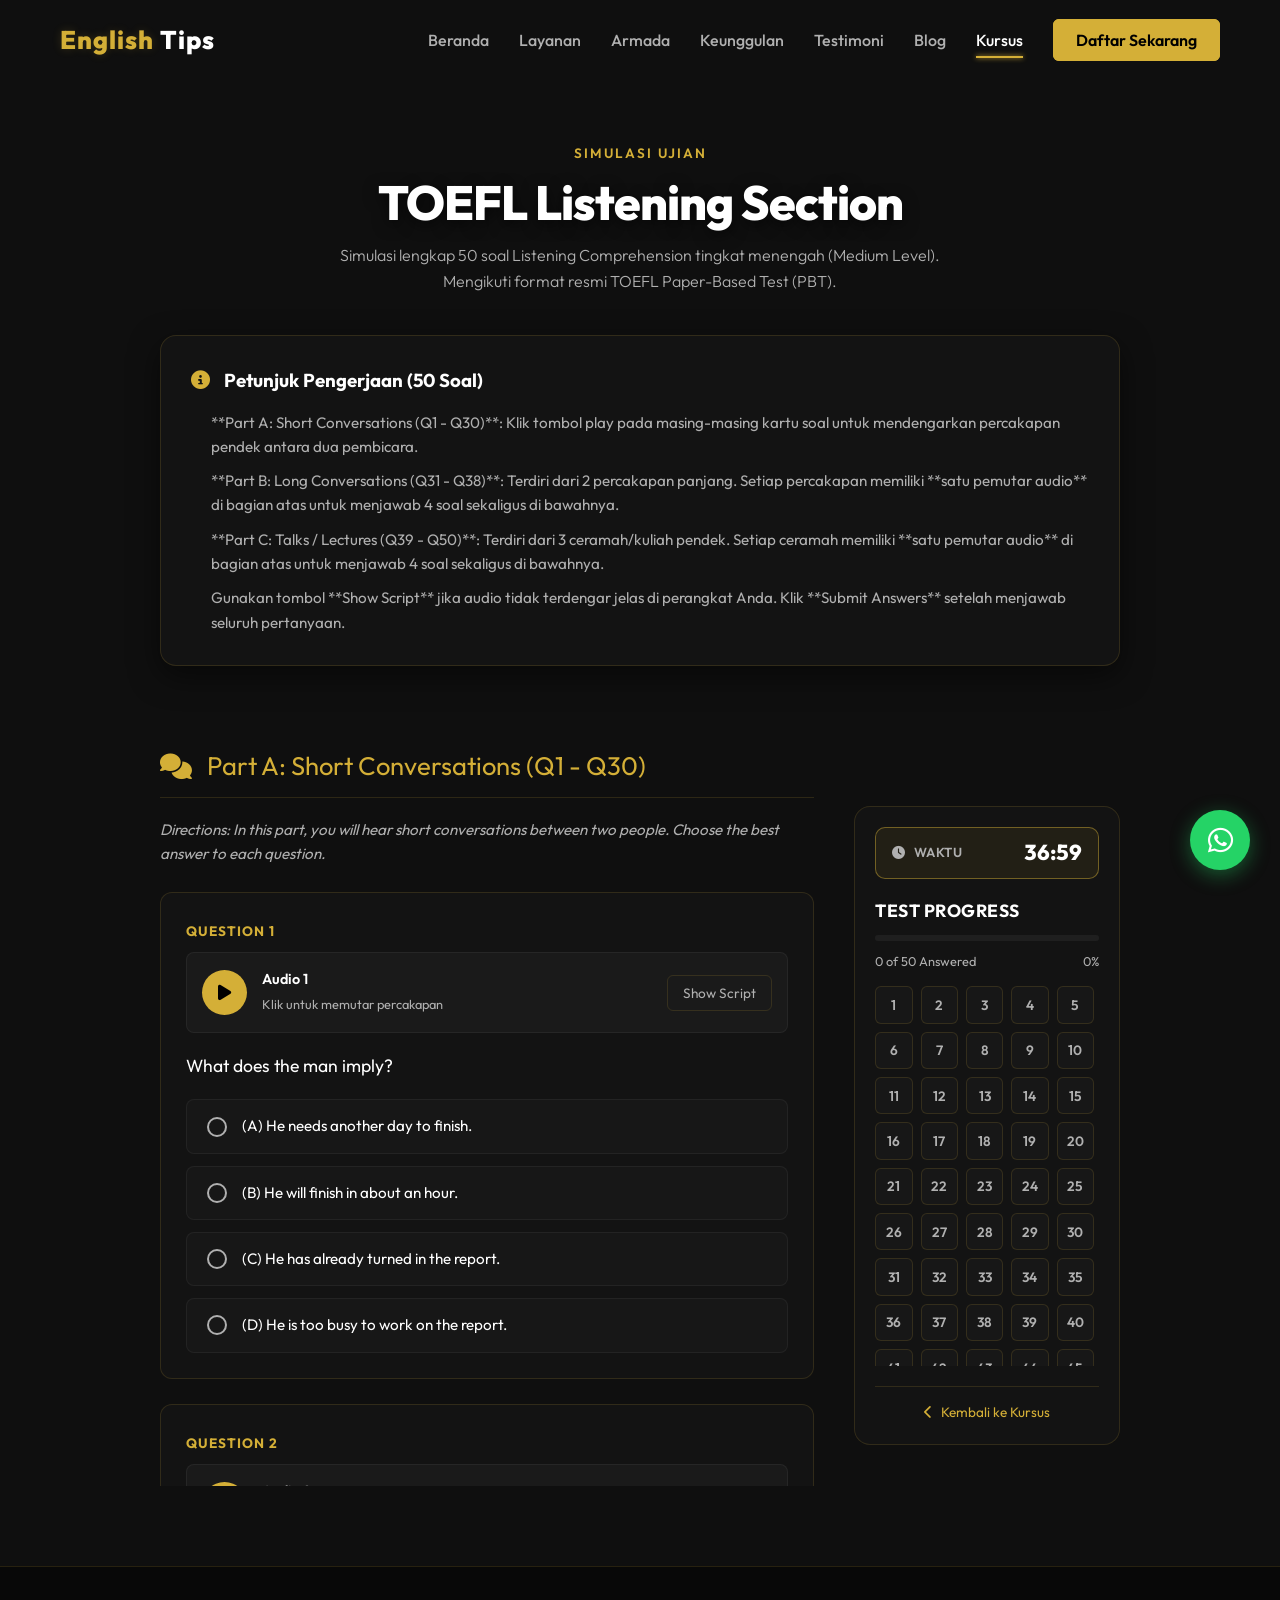
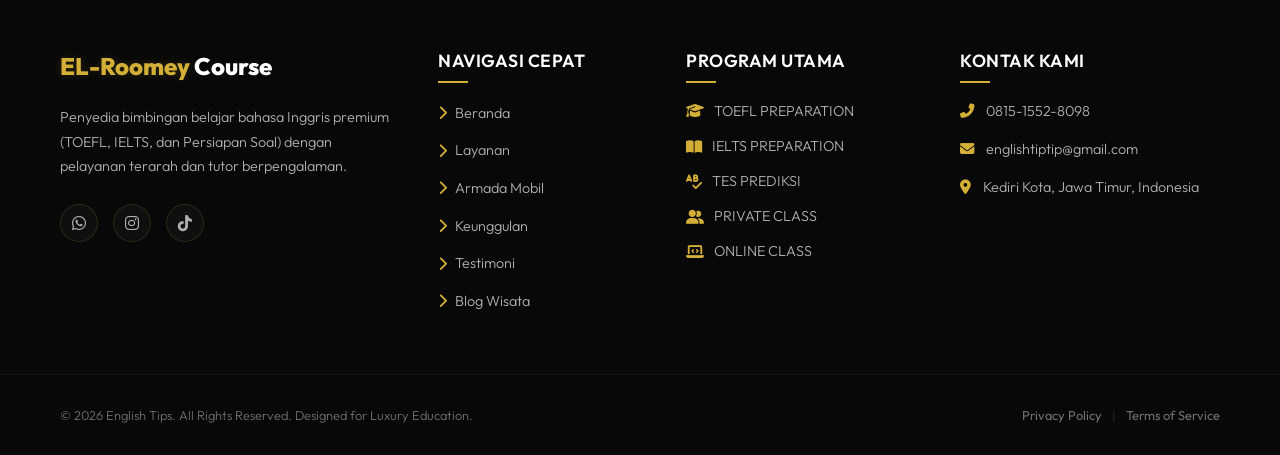
<file: toefl-practice.html>
<!DOCTYPE html>
<html lang="id">
<head>
    <meta charset="UTF-8">
    <meta name="viewport" content="width=device-width, initial-scale=1.0">
    <title>Simulasi Ujian TOEFL Listening - English Tips</title>
    
    <!-- Meta SEO -->
    <meta name="description" content="Uji kemampuan menyimak bahasa Inggris Anda dengan Simulasi TOEFL Listening gratis dari EL-Roomey Course. 50 soal lengkap (Short, Long Conversation & Talks).">
    <meta name="keywords" content="latihan toefl listening, toefl listening practice test free, short conversation, long conversation, talks, elroomeny course toefl">
    
    <!-- Favicon -->
    <link rel="icon" type="image/jpeg" href="assets/Elroomey.jpg">

    <!-- Google Fonts: Outfit -->
    <link rel="preconnect" href="https://fonts.googleapis.com">
    <link rel="preconnect" href="https://fonts.gstatic.com" crossorigin>
    <link href="https://fonts.googleapis.com/css2?family=Outfit:wght@300;400;500;600;700;800&display=swap" rel="stylesheet">

    <!-- Font Awesome Icons -->
    <link rel="stylesheet" href="https://cdnjs.cloudflare.com/ajax/libs/font-awesome/6.4.0/css/all.min.css">

    <!-- Stylesheets -->
    <link rel="stylesheet" href="style.css?v=20260602">

    <!-- Custom page style for quiz enhancement -->
    <style>
        :root {
            --card-bg: rgba(22, 22, 22, 0.75);
            --active-gold: #d4af37;
        }

        .practice-container {
            padding-top: 140px;
            padding-bottom: 80px;
            max-width: 1000px;
        }

        .practice-header {
            text-align: center;
            margin-bottom: 40px;
        }

        .practice-intro-card {
            background-color: var(--card-bg);
            border: 1px solid var(--border-color);
            border-radius: 16px;
            padding: 30px;
            margin-bottom: 40px;
            box-shadow: var(--card-shadow);
            backdrop-filter: blur(10px);
        }

        .section-title-quiz {
            font-size: 1.6rem;
            color: var(--gold);
            margin: 40px 0 20px;
            display: flex;
            align-items: center;
            gap: 15px;
            border-bottom: 1px solid var(--border-color);
            padding-bottom: 10px;
        }

        .section-title-quiz i {
            color: var(--gold);
        }

        .conversation-audio-block {
            background-color: rgba(212, 175, 55, 0.05);
            border: 1px solid var(--gold);
            border-radius: 12px;
            padding: 25px;
            margin: 30px 0 20px;
        }

        .question-card {
            background-color: var(--card-bg);
            border: 1px solid var(--border-color);
            border-radius: 12px;
            padding: 25px;
            margin-bottom: 25px;
            transition: var(--transition-smooth);
        }

        .question-card:hover {
            border-color: rgba(212, 175, 55, 0.3);
            box-shadow: 0 5px 15px rgba(212, 175, 55, 0.05);
        }

        .question-number {
            font-size: 0.85rem;
            color: var(--gold);
            font-weight: 700;
            text-transform: uppercase;
            letter-spacing: 1px;
            margin-bottom: 10px;
            display: inline-block;
        }

        .question-text {
            font-size: 1.1rem;
            color: #fff;
            margin-bottom: 20px;
            line-height: 1.5;
        }

        .listening-audio-box {
            background: rgba(255, 255, 255, 0.03);
            border: 1px solid rgba(255, 255, 255, 0.05);
            border-radius: 8px;
            padding: 15px;
            margin-bottom: 20px;
            display: flex;
            align-items: center;
            gap: 15px;
        }

        .play-audio-btn {
            background: var(--gold);
            color: #000;
            border: none;
            width: 45px;
            height: 45px;
            border-radius: 50%;
            display: flex;
            align-items: center;
            justify-content: center;
            cursor: pointer;
            transition: var(--transition-fast);
            font-size: 1.1rem;
            flex-shrink: 0;
        }

        .play-audio-btn:hover {
            background: var(--gold-hover);
            transform: scale(1.05);
        }

        .toggle-script-btn {
            background: transparent;
            color: var(--text-secondary);
            border: 1px solid var(--border-color);
            padding: 8px 15px;
            border-radius: 6px;
            cursor: pointer;
            font-size: 0.85rem;
            transition: var(--transition-fast);
        }

        .toggle-script-btn:hover {
            border-color: var(--gold);
            color: #fff;
        }

        .dialogue-script {
            display: none;
            margin-top: 15px;
            padding: 12px;
            background: rgba(0, 0, 0, 0.3);
            border-left: 3px solid var(--gold);
            border-radius: 4px;
            font-style: italic;
            color: var(--text-secondary);
            font-size: 0.95rem;
        }

        .options-list {
            display: flex;
            flex-direction: column;
            gap: 12px;
        }

        .option-item {
            display: flex;
            align-items: center;
            position: relative;
            cursor: pointer;
            padding: 14px 20px;
            background: rgba(255, 255, 255, 0.02);
            border: 1px solid rgba(255, 255, 255, 0.05);
            border-radius: 8px;
            transition: var(--transition-fast);
            user-select: none;
        }

        .option-item:hover {
            background: rgba(212, 175, 55, 0.03);
            border-color: rgba(212, 175, 55, 0.2);
        }

        .option-item input[type="radio"] {
            position: absolute;
            opacity: 0;
            cursor: pointer;
        }

        .option-checkmark {
            width: 20px;
            height: 20px;
            border: 2px solid var(--text-secondary);
            border-radius: 50%;
            margin-right: 15px;
            display: inline-block;
            flex-shrink: 0;
            position: relative;
            transition: var(--transition-fast);
        }

        .option-item:hover .option-checkmark {
            border-color: var(--gold);
        }

        .option-item input[type="radio"]:checked ~ .option-checkmark {
            border-color: var(--gold);
            background: var(--gold);
        }

        .option-item input[type="radio"]:checked ~ .option-checkmark::after {
            content: '';
            position: absolute;
            width: 8px;
            height: 8px;
            background: #000;
            border-radius: 50%;
            top: 50%;
            left: 50%;
            transform: translate(-50%, -50%);
        }

        .option-text {
            font-size: 0.95rem;
            color: var(--text-primary);
        }

        .option-item input[type="radio"]:checked ~ .option-text {
            color: #fff;
            font-weight: 600;
        }

        /* Quiz Sidebar Navigation */
        .quiz-navigation-panel {
            position: sticky;
            top: 100px;
            background: var(--card-bg);
            border: 1px solid var(--border-color);
            border-radius: 16px;
            padding: 20px;
            backdrop-filter: blur(10px);
        }

        .quiz-grid-layout {
            display: grid;
            grid-template-columns: 3fr 1.2fr;
            gap: 30px;
            align-items: start;
            height: calc(100vh - 120px);
            overflow: hidden;
        }

        .questions-wrapper {
            height: 100%;
            overflow-y: auto;
            padding-right: 10px;
            scroll-behavior: smooth;
        }

        .questions-wrapper::-webkit-scrollbar {
            width: 6px;
        }

        .questions-wrapper::-webkit-scrollbar-thumb {
            background-color: rgba(212, 175, 55, 0.65);
            border-radius: 999px;
        }

        .quiz-sidebar {
            height: 100%;
        }

        .quiz-timer-card {
            display: flex;
            align-items: center;
            justify-content: space-between;
            gap: 12px;
            padding: 14px 16px;
            margin-bottom: 18px;
            border: 1px solid rgba(212, 175, 55, 0.45);
            border-radius: 10px;
            background: rgba(212, 175, 55, 0.08);
        }

        .quiz-timer-label {
            display: flex;
            align-items: center;
            gap: 8px;
            color: var(--text-secondary);
            font-size: 0.82rem;
            font-weight: 600;
            text-transform: uppercase;
            letter-spacing: 0.5px;
        }

        .quiz-timer-value {
            color: #fff;
            font-size: 1.35rem;
            font-weight: 800;
            line-height: 1;
            font-variant-numeric: tabular-nums;
        }

        .quiz-timer-card.is-warning {
            border-color: #e74c3c;
            background: rgba(231, 76, 60, 0.1);
        }

        .quiz-timer-card.is-warning .quiz-timer-value,
        .quiz-timer-card.is-warning .quiz-timer-label i {
            color: #e74c3c;
        }

        .nav-numbers-grid {
            display: grid;
            grid-template-columns: repeat(5, 1fr);
            gap: 8px;
            margin-top: 15px;
            margin-bottom: 20px;
            max-height: 380px;
            overflow-y: auto;
            padding-right: 5px;
        }

        /* Customize Scrollbar for numbers grid */
        .nav-numbers-grid::-webkit-scrollbar {
            width: 4px;
        }
        .nav-numbers-grid::-webkit-scrollbar-thumb {
            background-color: var(--gold);
            border-radius: 2px;
        }

        .nav-num-btn {
            background: rgba(255, 255, 255, 0.02);
            border: 1px solid var(--border-color);
            color: var(--text-secondary);
            border-radius: 6px;
            aspect-ratio: 1;
            display: flex;
            align-items: center;
            justify-content: center;
            cursor: pointer;
            font-size: 0.85rem;
            font-weight: 600;
            transition: var(--transition-fast);
            padding: 5px 0;
        }

        .nav-num-btn:hover {
            border-color: var(--gold);
            color: #fff;
        }

        .nav-num-btn.answered {
            background: rgba(212, 175, 55, 0.15);
            border-color: var(--gold);
            color: var(--gold);
        }

        .progress-bar-container {
            width: 100%;
            height: 6px;
            background: rgba(255, 255, 255, 0.05);
            border-radius: 3px;
            margin-bottom: 10px;
            overflow: hidden;
        }

        .progress-bar-fill {
            height: 100%;
            background: var(--gold);
            width: 0%;
            transition: width 0.3s ease;
            box-shadow: 0 0 10px var(--gold-glow);
        }

        .mobile-timer-fab {
            display: none;
            position: fixed;
            top: 94px;
            right: 12px;
            z-index: 1050;
            align-items: center;
            gap: 8px;
            padding: 10px 12px;
            border-radius: 999px;
            border: 1px solid rgba(212, 175, 55, 0.45);
            background: rgba(17, 17, 17, 0.96);
            color: #fff;
            box-shadow: 0 12px 28px rgba(0, 0, 0, 0.45);
            backdrop-filter: blur(10px);
            cursor: pointer;
            font-weight: 700;
            letter-spacing: 0.2px;
        }

        .mobile-timer-pill {
            display: inline-flex;
            align-items: center;
            justify-content: center;
            min-width: 56px;
            padding: 4px 8px;
            border-radius: 999px;
            background: linear-gradient(135deg, rgba(212, 175, 55, 0.18), rgba(212, 175, 55, 0.08));
            color: var(--gold);
            font-variant-numeric: tabular-nums;
        }

        .mobile-timer-text {
            font-size: 0.72rem;
            color: var(--text-secondary);
            white-space: nowrap;
        }

        .mobile-quiz-backdrop {
            display: none;
            position: fixed;
            inset: 0;
            background: rgba(0, 0, 0, 0.35);
            z-index: 1080;
            opacity: 0;
            pointer-events: none;
            transition: opacity 0.2s ease;
        }

        .mobile-quiz-backdrop.open {
            opacity: 1;
            pointer-events: auto;
        }

        /* Modal Score Result */
        .modal-overlay {
            position: fixed;
            top: 0;
            left: 0;
            width: 100%;
            height: 100%;
            background: rgba(0, 0, 0, 0.85);
            backdrop-filter: blur(10px);
            z-index: 2000;
            display: none;
            align-items: center;
            justify-content: center;
            padding: 20px;
        }

        .modal-content-box {
            background: #161616;
            border: 1px solid var(--gold);
            border-radius: 16px;
            max-width: 600px;
            width: 100%;
            padding: 40px;
            box-shadow: 0 0 30px rgba(212, 175, 55, 0.2);
            text-align: center;
            transform: scale(0.9);
            transition: transform 0.3s ease;
            position: relative;
        }

        .modal-overlay.open {
            display: flex;
        }

        .modal-overlay.open .modal-content-box {
            transform: scale(1);
        }

        .score-circle {
            width: 130px;
            height: 130px;
            border-radius: 50%;
            border: 4px solid var(--gold);
            display: flex;
            align-items: center;
            justify-content: center;
            margin: 20px auto 30px;
            font-size: 2.2rem;
            font-weight: 800;
            color: #fff;
            background: rgba(212, 175, 55, 0.05);
            box-shadow: 0 0 20px rgba(212, 175, 55, 0.1);
        }

        .score-rating {
            font-size: 1.4rem;
            font-weight: 700;
            color: var(--gold);
            margin-bottom: 10px;
        }

        .score-desc {
            color: var(--text-secondary);
            margin-bottom: 30px;
            line-height: 1.6;
        }

        .practice-header .hero-title {
            font-size: clamp(2rem, 8vw, 3rem) !important;
            line-height: 1.1;
        }

        @media (max-width: 991px) {
            .quiz-grid-layout {
                grid-template-columns: 1fr;
                height: auto;
                min-height: auto;
            }

            .questions-wrapper {
                height: auto;
                overflow: visible;
                padding-right: 0;
                padding-bottom: 0;
            }

            .mobile-timer-fab {
                display: flex;
            }

            .mobile-quiz-backdrop {
                display: block;
            }

            .quiz-navigation-panel {
                position: fixed;
                top: 92px;
                right: 12px;
                width: min(92vw, 340px);
                max-height: calc(100vh - 110px);
                overflow-y: auto;
                border-radius: 16px;
                box-shadow: 0 18px 35px rgba(0, 0, 0, 0.55);
                border: 1px solid rgba(212, 175, 55, 0.35);
                padding: 14px;
                z-index: 1100;
                transform: translateX(calc(100% + 16px));
                opacity: 0;
                pointer-events: none;
                transition: transform 0.25s ease, opacity 0.25s ease;
            }

            .quiz-navigation-panel.open {
                transform: translateX(0);
                opacity: 1;
                pointer-events: auto;
            }

            .quiz-timer-card {
                flex: 0 0 auto;
                min-width: 132px;
                margin-bottom: 0;
                padding: 10px 12px;
                flex-direction: column;
                align-items: flex-start;
                gap: 6px;
            }

            .quiz-timer-label {
                font-size: 0.7rem;
            }

            .quiz-timer-value {
                font-size: 1.15rem;
            }

            .quiz-nav-meta {
                display: flex;
                flex-direction: column;
                flex-grow: 1;
                margin-right: 20px;
            }

            .nav-numbers-grid, .quiz-navigation-panel h3 {
                display: none;
            }

            .practice-container {
                padding-bottom: 40px;
            }

            .quiz-sidebar {
                position: static;
            }

            .quiz-navigation-panel h3 {
                display: block;
            }

            .nav-numbers-grid {
                display: grid;
            }

            .quiz-timer-card {
                flex-direction: column;
                align-items: flex-start;
                gap: 6px;
                width: 100%;
            }
        }

        @media (max-width: 767px) {
            .practice-container {
                padding-top: 110px;
                padding-bottom: 160px;
            }

            .practice-header {
                margin-bottom: 24px;
            }

            .practice-intro-card {
                padding: 18px;
                border-radius: 14px;
            }

            .section-title-quiz {
                font-size: 1.15rem;
                gap: 10px;
                margin: 28px 0 14px;
            }

            .conversation-audio-block {
                padding: 18px;
                margin: 18px 0 16px;
            }

            .question-card {
                padding: 18px;
                border-radius: 10px;
                margin-bottom: 18px;
            }

            .question-text {
                font-size: 1rem;
                line-height: 1.45;
                margin-bottom: 16px;
            }

            .listening-audio-box {
                padding: 12px;
                gap: 10px;
                align-items: flex-start;
                flex-wrap: wrap;
            }

            .option-item {
                padding: 12px 14px;
                align-items: flex-start;
            }

            .option-checkmark {
                width: 18px;
                height: 18px;
                margin-right: 10px;
                margin-top: 2px;
            }

            .option-text {
                font-size: 0.92rem;
                line-height: 1.4;
            }

            .quiz-navigation-panel {
                padding: 12px 14px;
            }

            .quiz-timer-card {
                min-width: 110px;
                padding: 10px;
            }

            .quiz-nav-meta {
                margin-right: 12px;
            }
        }

        @media (min-width: 992px) {
            .mobile-timer-fab,
            .mobile-quiz-backdrop {
                display: none !important;
            }
        }

        @media (max-width: 480px) {
            .practice-container {
                padding-top: 100px;
                padding-bottom: 180px;
            }

            .practice-intro-card,
            .question-card,
            .conversation-audio-block {
                padding: 14px;
            }

            .question-text {
                font-size: 0.96rem;
            }

            .option-text {
                font-size: 0.88rem;
            }

            .nav-num-btn {
                font-size: 0.78rem;
            }
        }
    </style>
</head>
<body>

    <!-- NAVBAR -->
    <header class="navbar-header scrolled" id="navbar">
        <div class="container navbar-container">
            <a href="index.html" class="nav-logo">
                <span class="logo-accent">English</span> <span class="logo-light">Tips</span>
            </a>
            
            <nav class="nav-menu" id="navMenu">
                <ul>
                    <li><a href="index.html#beranda" class="nav-link">Beranda</a></li>
                    <li><a href="index.html#layanan" class="nav-link">Layanan</a></li>
                    <li><a href="index.html#armada" class="nav-link">Armada</a></li>
                    <li><a href="index.html#keunggulan" class="nav-link">Keunggulan</a></li>
                    <li><a href="index.html#testimoni" class="nav-link">Testimoni</a></li>
                    <li><a href="blog.html" class="nav-link">Blog</a></li>
                    <li><a href="Kursus.html" class="nav-link active">Kursus</a></li>
                    <li><a href="Kursus.html#daftar" class="btn-booking-nav">Daftar Sekarang</a></li>
                </ul>
            </nav>

            <button class="hamburger-btn" id="hamburgerBtn" aria-label="Toggle Menu">
                <span class="bar"></span>
                <span class="bar"></span>
                <span class="bar"></span>
            </button>
        </div>
    </header>

    <!-- CONTENT -->
    <div class="container practice-container">
        
        <div class="practice-header">
            <span style="font-size: 0.85rem; font-weight: 600; color: var(--gold); text-transform: uppercase; letter-spacing: 2px;">Simulasi Ujian</span>
            <h1 class="hero-title" style="font-size: 3rem; margin-top: 10px; margin-bottom: 15px;">TOEFL Listening Section</h1>
            <p style="color: var(--text-secondary); max-width: 650px; margin: 0 auto; font-weight: 300;">
                Simulasi lengkap 50 soal Listening Comprehension tingkat menengah (Medium Level). Mengikuti format resmi TOEFL Paper-Based Test (PBT).
            </p>
        </div>

        <div class="practice-intro-card">
            <h3 style="color: #fff; margin-bottom: 15px;"><i class="fas fa-info-circle text-gold" style="margin-right: 10px;"></i> Petunjuk Pengerjaan (50 Soal)</h3>
            <ul style="color: var(--text-secondary); padding-left: 20px; display: flex; flex-direction: column; gap: 10px; font-size: 0.95rem;">
                <li>**Part A: Short Conversations (Q1 - Q30)**: Klik tombol play pada masing-masing kartu soal untuk mendengarkan percakapan pendek antara dua pembicara.</li>
                <li>**Part B: Long Conversations (Q31 - Q38)**: Terdiri dari 2 percakapan panjang. Setiap percakapan memiliki **satu pemutar audio** di bagian atas untuk menjawab 4 soal sekaligus di bawahnya.</li>
                <li>**Part C: Talks / Lectures (Q39 - Q50)**: Terdiri dari 3 ceramah/kuliah pendek. Setiap ceramah memiliki **satu pemutar audio** di bagian atas untuk menjawab 4 soal sekaligus di bawahnya.</li>
                <li>Gunakan tombol **Show Script** jika audio tidak terdengar jelas di perangkat Anda. Klik **Submit Answers** setelah menjawab seluruh pertanyaan.</li>
            </ul>
        </div>

        <form id="toeflQuizForm">
            <div class="quiz-grid-layout">
                <!-- Questions Side -->
                <div class="questions-wrapper">
                    
                    <!-- ================= PART A: SHORT CONVERSATIONS ================= -->
                    <div class="section-title-quiz" id="sec-parta">
                        <i class="fas fa-comments"></i>
                        <span>Part A: Short Conversations (Q1 - Q30)</span>
                    </div>
                    <p style="color: var(--text-secondary); margin-bottom: 25px; font-style: italic; font-size: 0.95rem;">
                        Directions: In this part, you will hear short conversations between two people. Choose the best answer to each question.
                    </p>

                    <!-- Dynamically generate Q1 to Q30 via HTML structure -->
                    <!-- We will render them statically for robust loading and speed -->

                    <!-- Q1 -->
                    <div class="question-card" id="q-box-1">
                        <span class="question-number">Question 1</span>
                        <div class="listening-audio-box">
                            <button type="button" class="play-audio-btn" data-audio-id="1"><i class="fas fa-play"></i></button>
                            <div style="flex-grow: 1;">
                                <span style="font-weight: 600; color: #fff; display: block; font-size: 0.9rem;">Audio 1</span>
                                <span style="font-size: 0.8rem; color: var(--text-secondary);">Klik untuk memutar percakapan</span>
                            </div>
                            <button type="button" class="toggle-script-btn" data-target="script-1">Show Script</button>
                        </div>
                        <div class="dialogue-script" id="script-1">
                            <strong>Woman:</strong> "Are you finished with the report yet?"<br>
                            <strong>Man:</strong> "Not quite, but I should be done by the end of the hour."<br>
                            <strong>Narrator:</strong> "What does the man imply?"
                        </div>
                        <p class="question-text">What does the man imply?</p>
                        <div class="options-list">
                            <label class="option-item"><input type="radio" name="q1" value="A" required><span class="option-checkmark"></span><span class="option-text">(A) He needs another day to finish.</span></label>
                            <label class="option-item"><input type="radio" name="q1" value="B"><span class="option-checkmark"></span><span class="option-text">(B) He will finish in about an hour.</span></label>
                            <label class="option-item"><input type="radio" name="q1" value="C"><span class="option-checkmark"></span><span class="option-text">(C) He has already turned in the report.</span></label>
                            <label class="option-item"><input type="radio" name="q1" value="D"><span class="option-checkmark"></span><span class="option-text">(D) He is too busy to work on the report.</span></label>
                        </div>
                    </div>

                    <!-- Q2 -->
                    <div class="question-card" id="q-box-2">
                        <span class="question-number">Question 2</span>
                        <div class="listening-audio-box">
                            <button type="button" class="play-audio-btn" data-audio-id="2"><i class="fas fa-play"></i></button>
                            <div style="flex-grow: 1;">
                                <span style="font-weight: 600; color: #fff; display: block; font-size: 0.9rem;">Audio 2</span>
                                <span style="font-size: 0.8rem; color: var(--text-secondary);">Klik untuk memutar percakapan</span>
                            </div>
                            <button type="button" class="toggle-script-btn" data-target="script-2">Show Script</button>
                        </div>
                        <div class="dialogue-script" id="script-2">
                            <strong>Man:</strong> "I'd like to sign up for the molecular biology course."<br>
                            <strong>Woman:</strong> "I'm sorry, but that class filled up yesterday."<br>
                            <strong>Narrator:</strong> "What does the woman mean?"
                        </div>
                        <p class="question-text">What does the woman mean?</p>
                        <div class="options-list">
                            <label class="option-item"><input type="radio" name="q2" value="A" required><span class="option-checkmark"></span><span class="option-text">(A) The course is no longer offered.</span></label>
                            <label class="option-item"><input type="radio" name="q2" value="B"><span class="option-checkmark"></span><span class="option-text">(B) The class has been moved to yesterday.</span></label>
                            <label class="option-item"><input type="radio" name="q2" value="C"><span class="option-checkmark"></span><span class="option-text">(C) The molecular biology course is full.</span></label>
                            <label class="option-item"><input type="radio" name="q2" value="D"><span class="option-checkmark"></span><span class="option-text">(D) The man can sign up next week.</span></label>
                        </div>
                    </div>

                    <!-- Q3 -->
                    <div class="question-card" id="q-box-3">
                        <span class="question-number">Question 3</span>
                        <div class="listening-audio-box">
                            <button type="button" class="play-audio-btn" data-audio-id="3"><i class="fas fa-play"></i></button>
                            <div style="flex-grow: 1;">
                                <span style="font-weight: 600; color: #fff; display: block; font-size: 0.9rem;">Audio 3</span>
                                <span style="font-size: 0.8rem; color: var(--text-secondary);">Klik untuk memutar percakapan</span>
                            </div>
                            <button type="button" class="toggle-script-btn" data-target="script-3">Show Script</button>
                        </div>
                        <div class="dialogue-script" id="script-3">
                            <strong>Woman:</strong> "How was your flight to Chicago?"<br>
                            <strong>Man:</strong> "The turbulence was so bad I couldn't read or sleep at all."<br>
                            <strong>Narrator:</strong> "What does the man mean?"
                        </div>
                        <p class="question-text">What does the man mean?</p>
                        <div class="options-list">
                            <label class="option-item"><input type="radio" name="q3" value="A" required><span class="option-checkmark"></span><span class="option-text">(A) His flight was cancelled.</span></label>
                            <label class="option-item"><input type="radio" name="q3" value="B"><span class="option-checkmark"></span><span class="option-text">(B) He had a very rough and uncomfortable flight.</span></label>
                            <label class="option-item"><input type="radio" name="q3" value="C"><span class="option-checkmark"></span><span class="option-text">(C) He read a book about Chicago during the flight.</span></label>
                            <label class="option-item"><input type="radio" name="q3" value="D"><span class="option-checkmark"></span><span class="option-text">(D) He slept through the entire journey.</span></label>
                        </div>
                    </div>

                    <!-- Q4 -->
                    <div class="question-card" id="q-box-4">
                        <span class="question-number">Question 4</span>
                        <div class="listening-audio-box">
                            <button type="button" class="play-audio-btn" data-audio-id="4"><i class="fas fa-play"></i></button>
                            <div style="flex-grow: 1;">
                                <span style="font-weight: 600; color: #fff; display: block; font-size: 0.9rem;">Audio 4</span>
                                <span style="font-size: 0.8rem; color: var(--text-secondary);">Klik untuk memutar percakapan</span>
                            </div>
                            <button type="button" class="toggle-script-btn" data-target="script-4">Show Script</button>
                        </div>
                        <div class="dialogue-script" id="script-4">
                            <strong>Man:</strong> "Would you like some help moving those boxes?"<br>
                            <strong>Woman:</strong> "Thanks, but my brother is coming over to help me in a few minutes."<br>
                            <strong>Narrator:</strong> "What will the woman probably do?"
                        </div>
                        <p class="question-text">What will the woman probably do?</p>
                        <div class="options-list">
                            <label class="option-item"><input type="radio" name="q4" value="A" required><span class="option-checkmark"></span><span class="option-text">(A) Let the man carry the boxes.</span></label>
                            <label class="option-item"><input type="radio" name="q4" value="B"><span class="option-checkmark"></span><span class="option-text">(B) Call her brother to cancel.</span></label>
                            <label class="option-item"><input type="radio" name="q4" value="C"><span class="option-checkmark"></span><span class="option-text">(C) Move the boxes by herself now.</span></label>
                            <label class="option-item"><input type="radio" name="q4" value="D"><span class="option-checkmark"></span><span class="option-text">(D) Wait for her brother to arrive.</span></label>
                        </div>
                    </div>

                    <!-- Q5 -->
                    <div class="question-card" id="q-box-5">
                        <span class="question-number">Question 5</span>
                        <div class="listening-audio-box">
                            <button type="button" class="play-audio-btn" data-audio-id="5"><i class="fas fa-play"></i></button>
                            <div style="flex-grow: 1;">
                                <span style="font-weight: 600; color: #fff; display: block; font-size: 0.9rem;">Audio 5</span>
                                <span style="font-size: 0.8rem; color: var(--text-secondary);">Klik untuk memutar percakapan</span>
                            </div>
                            <button type="button" class="toggle-script-btn" data-target="script-5">Show Script</button>
                        </div>
                        <div class="dialogue-script" id="script-5">
                            <strong>Woman:</strong> "Can you recommend a good place to eat near the campus?"<br>
                            <strong>Man:</strong> "The Italian restaurant on Main Street has great food, but it's a bit pricey."<br>
                            <strong>Narrator:</strong> "What does the man suggest about the restaurant?"
                        </div>
                        <p class="question-text">What does the man suggest about the restaurant?</p>
                        <div class="options-list">
                            <label class="option-item"><input type="radio" name="q5" value="A" required><span class="option-checkmark"></span><span class="option-text">(A) The food quality is poor.</span></label>
                            <label class="option-item"><input type="radio" name="q5" value="B"><span class="option-checkmark"></span><span class="option-text">(B) It is close to campus and cheap.</span></label>
                            <label class="option-item"><input type="radio" name="q5" value="C"><span class="option-checkmark"></span><span class="option-text">(C) It serves good food but is expensive.</span></label>
                            <label class="option-item"><input type="radio" name="q5" value="D"><span class="option-checkmark"></span><span class="option-text">(D) The Italian restaurant is closed on weekends.</span></label>
                        </div>
                    </div>

                    <!-- Q6 -->
                    <div class="question-card" id="q-box-6">
                        <span class="question-number">Question 6</span>
                        <div class="listening-audio-box">
                            <button type="button" class="play-audio-btn" data-audio-id="6"><i class="fas fa-play"></i></button>
                            <div style="flex-grow: 1;">
                                <span style="font-weight: 600; color: #fff; display: block; font-size: 0.9rem;">Audio 6</span>
                                <span style="font-size: 0.8rem; color: var(--text-secondary);">Klik untuk memutar percakapan</span>
                            </div>
                            <button type="button" class="toggle-script-btn" data-target="script-6">Show Script</button>
                        </div>
                        <div class="dialogue-script" id="script-6">
                            <strong>Man:</strong> "Do you have the key to the conference room?"<br>
                            <strong>Woman:</strong> "You should ask Mr. Johnson; he usually keeps it in his office."<br>
                            <strong>Narrator:</strong> "What does the woman suggest the man do?"
                        </div>
                        <p class="question-text">What does the woman suggest the man do?</p>
                        <div class="options-list">
                            <label class="option-item"><input type="radio" name="q6" value="A" required><span class="option-checkmark"></span><span class="option-text">(A) Look for Mr. Johnson in the conference room.</span></label>
                            <label class="option-item"><input type="radio" name="q6" value="B"><span class="option-checkmark"></span><span class="option-text">(B) Contact Mr. Johnson to get the key.</span></label>
                            <label class="option-item"><input type="radio" name="q6" value="C"><span class="option-checkmark"></span><span class="option-text">(C) Leave his office to find the key.</span></label>
                            <label class="option-item"><input type="radio" name="q6" value="D"><span class="option-checkmark"></span><span class="option-text">(D) Lock the conference room door.</span></label>
                        </div>
                    </div>

                    <!-- Q7 -->
                    <div class="question-card" id="q-box-7">
                        <span class="question-number">Question 7</span>
                        <div class="listening-audio-box">
                            <button type="button" class="play-audio-btn" data-audio-id="7"><i class="fas fa-play"></i></button>
                            <div style="flex-grow: 1;">
                                <span style="font-weight: 600; color: #fff; display: block; font-size: 0.9rem;">Audio 7</span>
                                <span style="font-size: 0.8rem; color: var(--text-secondary);">Klik untuk memutar percakapan</span>
                            </div>
                            <button type="button" class="toggle-script-btn" data-target="script-7">Show Script</button>
                        </div>
                        <div class="dialogue-script" id="script-7">
                            <strong>Woman:</strong> "I hope we don't miss the beginning of the movie."<br>
                            <strong>Man:</strong> "Don't worry, the theater is only a five-minute walk from here."<br>
                            <strong>Narrator:</strong> "What does the man mean?"
                        </div>
                        <p class="question-text">What does the man mean?</p>
                        <div class="options-list">
                            <label class="option-item"><input type="radio" name="q7" value="A" required><span class="option-checkmark"></span><span class="option-text">(A) The movie has already started.</span></label>
                            <label class="option-item"><input type="radio" name="q7" value="B"><span class="option-checkmark"></span><span class="option-text">(B) They will probably arrive on time.</span></label>
                            <label class="option-item"><input type="radio" name="q7" value="C"><span class="option-checkmark"></span><span class="option-text">(C) The theater is too far to walk to.</span></label>
                            <label class="option-item"><input type="radio" name="q7" value="D"><span class="option-checkmark"></span><span class="option-text">(D) He doesn't want to watch the movie.</span></label>
                        </div>
                    </div>

                    <!-- Q8 -->
                    <div class="question-card" id="q-box-8">
                        <span class="question-number">Question 8</span>
                        <div class="listening-audio-box">
                            <button type="button" class="play-audio-btn" data-audio-id="8"><i class="fas fa-play"></i></button>
                            <div style="flex-grow: 1;">
                                <span style="font-weight: 600; color: #fff; display: block; font-size: 0.9rem;">Audio 8</span>
                                <span style="font-size: 0.8rem; color: var(--text-secondary);">Klik untuk memutar percakapan</span>
                            </div>
                            <button type="button" class="toggle-script-btn" data-target="script-8">Show Script</button>
                        </div>
                        <div class="dialogue-script" id="script-8">
                            <strong>Man:</strong> "Did you buy the newspaper today?"<br>
                            <strong>Woman:</strong> "I tried to, but the store was completely out of them."<br>
                            <strong>Narrator:</strong> "What does the woman mean?"
                        </div>
                        <p class="question-text">What does the woman mean?</p>
                        <div class="options-list">
                            <label class="option-item"><input type="radio" name="q8" value="A" required><span class="option-checkmark"></span><span class="option-text">(A) She forgot to go to the store.</span></label>
                            <label class="option-item"><input type="radio" name="q8" value="B"><span class="option-checkmark"></span><span class="option-text">(B) The store had no newspapers left.</span></label>
                            <label class="option-item"><input type="radio" name="q8" value="C"><span class="option-checkmark"></span><span class="option-text">(C) She read the newspaper at the store.</span></label>
                            <label class="option-item"><input type="radio" name="q8" value="D"><span class="option-checkmark"></span><span class="option-text">(D) The newspaper was too expensive.</span></label>
                        </div>
                    </div>

                    <!-- Q9 -->
                    <div class="question-card" id="q-box-9">
                        <span class="question-number">Question 9</span>
                        <div class="listening-audio-box">
                            <button type="button" class="play-audio-btn" data-audio-id="9"><i class="fas fa-play"></i></button>
                            <div style="flex-grow: 1;">
                                <span style="font-weight: 600; color: #fff; display: block; font-size: 0.9rem;">Audio 9</span>
                                <span style="font-size: 0.8rem; color: var(--text-secondary);">Klik untuk memutar percakapan</span>
                            </div>
                            <button type="button" class="toggle-script-btn" data-target="script-9">Show Script</button>
                        </div>
                        <div class="dialogue-script" id="script-9">
                            <strong>Woman:</strong> "Should we invite Mark to the party?"<br>
                            <strong>Man:</strong> "He mentioned yesterday that he had to study for his history exam all weekend."<br>
                            <strong>Narrator:</strong> "What does the man imply about Mark?"
                        </div>
                        <p class="question-text">What does the man imply about Mark?</p>
                        <div class="options-list">
                            <label class="option-item"><input type="radio" name="q9" value="A" required><span class="option-checkmark"></span><span class="option-text">(A) Mark wants to come to the party.</span></label>
                            <label class="option-item"><input type="radio" name="q9" value="B"><span class="option-checkmark"></span><span class="option-text">(B) Mark doesn't like history exams.</span></label>
                            <label class="option-item"><input type="radio" name="q9" value="C"><span class="option-checkmark"></span><span class="option-text">(C) Mark is probably too busy to attend.</span></label>
                            <label class="option-item"><input type="radio" name="q9" value="D"><span class="option-checkmark"></span><span class="option-text">(D) Mark will invite them to study history.</span></label>
                        </div>
                    </div>

                    <!-- Q10 -->
                    <div class="question-card" id="q-box-10">
                        <span class="question-number">Question 10</span>
                        <div class="listening-audio-box">
                            <button type="button" class="play-audio-btn" data-audio-id="10"><i class="fas fa-play"></i></button>
                            <div style="flex-grow: 1;">
                                <span style="font-weight: 600; color: #fff; display: block; font-size: 0.9rem;">Audio 10</span>
                                <span style="font-size: 0.8rem; color: var(--text-secondary);">Klik untuk memutar percakapan</span>
                            </div>
                            <button type="button" class="toggle-script-btn" data-target="script-10">Show Script</button>
                        </div>
                        <div class="dialogue-script" id="script-10">
                            <strong>Man:</strong> "I'm really tired of eating cafeteria food."<br>
                            <strong>Woman:</strong> "Why don't we try that new sushi restaurant down the street?"<br>
                            <strong>Narrator:</strong> "What does the woman suggest?"
                        </div>
                        <p class="question-text">What does the woman suggest?</p>
                        <div class="options-list">
                            <label class="option-item"><input type="radio" name="q10" value="A" required><span class="option-checkmark"></span><span class="option-text">(A) Eating at the cafeteria again.</span></label>
                            <label class="option-item"><input type="radio" name="q10" value="B"><span class="option-checkmark"></span><span class="option-text">(B) Going to a new restaurant.</span></label>
                            <label class="option-item"><input type="radio" name="q10" value="C"><span class="option-checkmark"></span><span class="option-text">(C) Cooking dinner at home.</span></label>
                            <label class="option-item"><input type="radio" name="q10" value="D"><span class="option-checkmark"></span><span class="option-text">(D) Waiting for the cafeteria to close.</span></label>
                        </div>
                    </div>

                    <!-- Q11 -->
                    <div class="question-card" id="q-box-11">
                        <span class="question-number">Question 11</span>
                        <div class="listening-audio-box">
                            <button type="button" class="play-audio-btn" data-audio-id="11"><i class="fas fa-play"></i></button>
                            <div style="flex-grow: 1;">
                                <span style="font-weight: 600; color: #fff; display: block; font-size: 0.9rem;">Audio 11</span>
                                <span style="font-size: 0.8rem; color: var(--text-secondary);">Klik untuk memutar percakapan</span>
                            </div>
                            <button type="button" class="toggle-script-btn" data-target="script-11">Show Script</button>
                        </div>
                        <div class="dialogue-script" id="script-11">
                            <strong>Woman:</strong> "I can't believe how cold it is outside."<br>
                            <strong>Man:</strong> "You'd better put on a heavy coat before you leave."<br>
                            <strong>Narrator:</strong> "What does the man advise the woman to do?"
                        </div>
                        <p class="question-text">What does the man advise the woman to do?</p>
                        <div class="options-list">
                            <label class="option-item"><input type="radio" name="q11" value="A" required><span class="option-checkmark"></span><span class="option-text">(A) Stay indoors until it gets warmer.</span></label>
                            <label class="option-item"><input type="radio" name="q11" value="B"><span class="option-checkmark"></span><span class="option-text">(B) Wear a warm coat.</span></label>
                            <label class="option-item"><input type="radio" name="q11" value="C"><span class="option-checkmark"></span><span class="option-text">(C) Leave her heavy coat at home.</span></label>
                            <label class="option-item"><input type="radio" name="q11" value="D"><span class="option-checkmark"></span><span class="option-text">(D) Walk faster when she goes outside.</span></label>
                        </div>
                    </div>

                    <!-- Q12 -->
                    <div class="question-card" id="q-box-12">
                        <span class="question-number">Question 12</span>
                        <div class="listening-audio-box">
                            <button type="button" class="play-audio-btn" data-audio-id="12"><i class="fas fa-play"></i></button>
                            <div style="flex-grow: 1;">
                                <span style="font-weight: 600; color: #fff; display: block; font-size: 0.9rem;">Audio 12</span>
                                <span style="font-size: 0.8rem; color: var(--text-secondary);">Klik untuk memutar percakapan</span>
                            </div>
                            <button type="button" class="toggle-script-btn" data-target="script-12">Show Script</button>
                        </div>
                        <div class="dialogue-script" id="script-12">
                            <strong>Man:</strong> "Did you hear that Professor Davis is retiring?"<br>
                            <strong>Woman:</strong> "Really? He has been teaching here for over thirty years."<br>
                            <strong>Narrator:</strong> "What does the woman react to?"
                        </div>
                        <p class="question-text">What does the woman react to?</p>
                        <div class="options-list">
                            <label class="option-item"><input type="radio" name="q12" value="A" required><span class="option-checkmark"></span><span class="option-text">(A) Professor Davis's new research project.</span></label>
                            <label class="option-item"><input type="radio" name="q12" value="B"><span class="option-checkmark"></span><span class="option-text">(B) The length of Professor Davis's career.</span></label>
                            <label class="option-item"><input type="radio" name="q12" value="C"><span class="option-checkmark"></span><span class="option-text">(C) A change in Professor Davis's office hours.</span></label>
                            <label class="option-item"><input type="radio" name="q12" value="D"><span class="option-checkmark"></span><span class="option-text">(D) Professor Davis's retirement announcement.</span></label>
                        </div>
                    </div>

                    <!-- Q13 -->
                    <div class="question-card" id="q-box-13">
                        <span class="question-number">Question 13</span>
                        <div class="listening-audio-box">
                            <button type="button" class="play-audio-btn" data-audio-id="13"><i class="fas fa-play"></i></button>
                            <div style="flex-grow: 1;">
                                <span style="font-weight: 600; color: #fff; display: block; font-size: 0.9rem;">Audio 13</span>
                                <span style="font-size: 0.8rem; color: var(--text-secondary);">Klik untuk memutar percakapan</span>
                            </div>
                            <button type="button" class="toggle-script-btn" data-target="script-13">Show Script</button>
                        </div>
                        <div class="dialogue-script" id="script-13">
                            <strong>Woman:</strong> "I need to get these documents photocopied as soon as possible."<br>
                            <strong>Man:</strong> "The copy machine down the hall is out of order, but there is another one on the third floor."<br>
                            <strong>Narrator:</strong> "What does the man suggest the woman do?"
                        </div>
                        <p class="question-text">What does the man suggest the woman do?</p>
                        <div class="options-list">
                            <label class="option-item"><input type="radio" name="q13" value="A" required><span class="option-checkmark"></span><span class="option-text">(A) Wait until the copy machine is repaired.</span></label>
                            <label class="option-item"><input type="radio" name="q13" value="B"><span class="option-checkmark"></span><span class="option-text">(B) Use the copier on the third floor.</span></label>
                            <label class="option-item"><input type="radio" name="q13" value="C"><span class="option-checkmark"></span><span class="option-text">(C) Postpone copying the documents.</span></label>
                            <label class="option-item"><input type="radio" name="q13" value="D"><span class="option-checkmark"></span><span class="option-text">(D) Repair the copier down the hall.</span></label>
                        </div>
                    </div>

                    <!-- Q14 -->
                    <div class="question-card" id="q-box-14">
                        <span class="question-number">Question 14</span>
                        <div class="listening-audio-box">
                            <button type="button" class="play-audio-btn" data-audio-id="14"><i class="fas fa-play"></i></button>
                            <div style="flex-grow: 1;">
                                <span style="font-weight: 600; color: #fff; display: block; font-size: 0.9rem;">Audio 14</span>
                                <span style="font-size: 0.8rem; color: var(--text-secondary);">Klik untuk memutar percakapan</span>
                            </div>
                            <button type="button" class="toggle-script-btn" data-target="script-14">Show Script</button>
                        </div>
                        <div class="dialogue-script" id="script-14">
                            <strong>Man:</strong> "I'm looking for a gift for my sister's graduation."<br>
                            <strong>Woman:</strong> "A nice watch or a leather portfolio is always a popular choice."<br>
                            <strong>Narrator:</strong> "What does the woman do?"
                        </div>
                        <p class="question-text">What does the woman do?</p>
                        <div class="options-list">
                            <label class="option-item"><input type="radio" name="q14" value="A" required><span class="option-checkmark"></span><span class="option-text">(A) Suggests some graduation gift ideas.</span></label>
                            <label class="option-item"><input type="radio" name="q14" value="B"><span class="option-checkmark"></span><span class="option-text">(B) Asks the man about his sister's hobbies.</span></label>
                            <label class="option-item"><input type="radio" name="q14" value="C"><span class="option-checkmark"></span><span class="option-text">(C) Offers to buy a watch for his sister.</span></label>
                            <label class="option-item"><input type="radio" name="q14" value="D"><span class="option-checkmark"></span><span class="option-text">(D) Congratulates the man's sister.</span></label>
                        </div>
                    </div>

                    <!-- Q15 -->
                    <div class="question-card" id="q-box-15">
                        <span class="question-number">Question 15</span>
                        <div class="listening-audio-box">
                            <button type="button" class="play-audio-btn" data-audio-id="15"><i class="fas fa-play"></i></button>
                            <div style="flex-grow: 1;">
                                <span style="font-weight: 600; color: #fff; display: block; font-size: 0.9rem;">Audio 15</span>
                                <span style="font-size: 0.8rem; color: var(--text-secondary);">Klik untuk memutar percakapan</span>
                            </div>
                            <button type="button" class="toggle-script-btn" data-target="script-15">Show Script</button>
                        </div>
                        <div class="dialogue-script" id="script-15">
                            <strong>Woman:</strong> "Did you manage to repair your computer?"<br>
                            <strong>Man:</strong> "No, I had to take it to a professional repair shop yesterday."<br>
                            <strong>Narrator:</strong> "What did the man do?"
                        </div>
                        <p class="question-text">What did the man do?</p>
                        <div class="options-list">
                            <label class="option-item"><input type="radio" name="q15" value="A" required><span class="option-checkmark"></span><span class="option-text">(A) He fixed the computer himself.</span></label>
                            <label class="option-item"><input type="radio" name="q15" value="B"><span class="option-checkmark"></span><span class="option-text">(B) He bought a new computer yesterday.</span></label>
                            <label class="option-item"><input type="radio" name="q15" value="C"><span class="option-checkmark"></span><span class="option-text">(C) He had his computer repaired by someone else.</span></label>
                            <label class="option-item"><input type="radio" name="q15" value="D"><span class="option-checkmark"></span><span class="option-text">(D) He gave up on repairing the computer.</span></label>
                        </div>
                    </div>

                    <!-- Q16 -->
                    <div class="question-card" id="q-box-16">
                        <span class="question-number">Question 16</span>
                        <div class="listening-audio-box">
                            <button type="button" class="play-audio-btn" data-audio-id="16"><i class="fas fa-play"></i></button>
                            <div style="flex-grow: 1;">
                                <span style="font-weight: 600; color: #fff; display: block; font-size: 0.9rem;">Audio 16</span>
                                <span style="font-size: 0.8rem; color: var(--text-secondary);">Klik untuk memutar percakapan</span>
                            </div>
                            <button type="button" class="toggle-script-btn" data-target="script-16">Show Script</button>
                        </div>
                        <div class="dialogue-script" id="script-16">
                            <strong>Man:</strong> "The traffic on the highway was terrible this morning."<br>
                            <strong>Woman:</strong> "It's always bad during rush hour; you should try taking the back roads next time."<br>
                            <strong>Narrator:</strong> "What does the woman suggest?"
                        </div>
                        <p class="question-text">What does the woman suggest?</p>
                        <div class="options-list">
                            <label class="option-item"><input type="radio" name="q16" value="A" required><span class="option-checkmark"></span><span class="option-text">(A) Driving on the highway earlier.</span></label>
                            <label class="option-item"><input type="radio" name="q16" value="B"><span class="option-checkmark"></span><span class="option-text">(B) Avoiding rush hour altogether.</span></label>
                            <label class="option-item"><input type="radio" name="q16" value="C"><span class="option-checkmark"></span><span class="option-text">(C) Using an alternative route.</span></label>
                            <label class="option-item"><input type="radio" name="q16" value="D"><span class="option-checkmark"></span><span class="option-text">(D) Taking a bus to work.</span></label>
                        </div>
                    </div>

                    <!-- Q17 -->
                    <div class="question-card" id="q-box-17">
                        <span class="question-number">Question 17</span>
                        <div class="listening-audio-box">
                            <button type="button" class="play-audio-btn" data-audio-id="17"><i class="fas fa-play"></i></button>
                            <div style="flex-grow: 1;">
                                <span style="font-weight: 600; color: #fff; display: block; font-size: 0.9rem;">Audio 17</span>
                                <span style="font-size: 0.8rem; color: var(--text-secondary);">Klik untuk memutar percakapan</span>
                            </div>
                            <button type="button" class="toggle-script-btn" data-target="script-17">Show Script</button>
                        </div>
                        <div class="dialogue-script" id="script-17">
                            <strong>Woman:</strong> "I'm thinking of joining the tennis club."<br>
                            <strong>Man:</strong> "It's a great club, but the annual membership fee is quite high."<br>
                            <strong>Narrator:</strong> "What does the man imply?"
                        </div>
                        <p class="question-text">What does the man imply?</p>
                        <div class="options-list">
                            <label class="option-item"><input type="radio" name="q17" value="A" required><span class="option-checkmark"></span><span class="option-text">(A) The club is not very good.</span></label>
                            <label class="option-item"><input type="radio" name="q17" value="B"><span class="option-checkmark"></span><span class="option-text">(B) The tennis courts are crowded.</span></label>
                            <label class="option-item"><input type="radio" name="q17" value="C"><span class="option-checkmark"></span><span class="option-text">(C) Joining the club is expensive.</span></label>
                            <label class="option-item"><input type="radio" name="q17" value="D"><span class="option-checkmark"></span><span class="option-text">(D) The woman should play golf instead.</span></label>
                        </div>
                    </div>

                    <!-- Q18 -->
                    <div class="question-card" id="q-box-18">
                        <span class="question-number">Question 18</span>
                        <div class="listening-audio-box">
                            <button type="button" class="play-audio-btn" data-audio-id="18"><i class="fas fa-play"></i></button>
                            <div style="flex-grow: 1;">
                                <span style="font-weight: 600; color: #fff; display: block; font-size: 0.9rem;">Audio 18</span>
                                <span style="font-size: 0.8rem; color: var(--text-secondary);">Klik untuk memutar percakapan</span>
                            </div>
                            <button type="button" class="toggle-script-btn" data-target="script-18">Show Script</button>
                        </div>
                        <div class="dialogue-script" id="script-18">
                            <strong>Man:</strong> "Has the postman delivered the mail yet?"<br>
                            <strong>Woman:</strong> "Yes, but there was nothing in the mailbox except for some advertisements."<br>
                            <strong>Narrator:</strong> "What does the woman mean?"
                        </div>
                        <p class="question-text">What does the woman mean?</p>
                        <div class="options-list">
                            <label class="option-item"><input type="radio" name="q18" value="A" required><span class="option-checkmark"></span><span class="option-text">(A) The postman forgot their house today.</span></label>
                            <label class="option-item"><input type="radio" name="q18" value="B"><span class="option-checkmark"></span><span class="option-text">(B) They received no personal letters.</span></label>
                            <label class="option-item"><input type="radio" name="q18" value="C"><span class="option-checkmark"></span><span class="option-text">(C) The mailbox was empty.</span></label>
                            <label class="option-item"><input type="radio" name="q18" value="D"><span class="option-checkmark"></span><span class="option-text">(D) They received a package of books.</span></label>
                        </div>
                    </div>

                    <!-- Q19 -->
                    <div class="question-card" id="q-box-19">
                        <span class="question-number">Question 19</span>
                        <div class="listening-audio-box">
                            <button type="button" class="play-audio-btn" data-audio-id="19"><i class="fas fa-play"></i></button>
                            <div style="flex-grow: 1;">
                                <span style="font-weight: 600; color: #fff; display: block; font-size: 0.9rem;">Audio 19</span>
                                <span style="font-size: 0.8rem; color: var(--text-secondary);">Klik untuk memutar percakapan</span>
                            </div>
                            <button type="button" class="toggle-script-btn" data-target="script-19">Show Script</button>
                        </div>
                        <div class="dialogue-script" id="script-19">
                            <strong>Woman:</strong> "Could you tell me how to get to the chemistry building?"<br>
                            <strong>Man:</strong> "I'm actually heading there right now to turn in a lab report; just follow me."<br>
                            <strong>Narrator:</strong> "What does the man offer to do?"
                        </div>
                        <p class="question-text">What does the man offer to do?</p>
                        <div class="options-list">
                            <label class="option-item"><input type="radio" name="q19" value="A" required><span class="option-checkmark"></span><span class="option-text">(A) Explain how to write a lab report.</span></label>
                            <label class="option-item"><input type="radio" name="q19" value="B"><span class="option-checkmark"></span><span class="option-text">(B) Walk with the woman to the building.</span></label>
                            <label class="option-item"><input type="radio" name="q19" value="C"><span class="option-checkmark"></span><span class="option-text">(C) Give the woman a map of the campus.</span></label>
                            <label class="option-item"><input type="radio" name="q19" value="D"><span class="option-checkmark"></span><span class="option-text">(D) Carry the woman's books.</span></label>
                        </div>
                    </div>

                    <!-- Q20 -->
                    <div class="question-card" id="q-box-20">
                        <span class="question-number">Question 20</span>
                        <div class="listening-audio-box">
                            <button type="button" class="play-audio-btn" data-audio-id="20"><i class="fas fa-play"></i></button>
                            <div style="flex-grow: 1;">
                                <span style="font-weight: 600; color: #fff; display: block; font-size: 0.9rem;">Audio 20</span>
                                <span style="font-size: 0.8rem; color: var(--text-secondary);">Klik untuk memutar percakapan</span>
                            </div>
                            <button type="button" class="toggle-script-btn" data-target="script-20">Show Script</button>
                        </div>
                        <div class="dialogue-script" id="script-20">
                            <strong>Man:</strong> "I'd like to book a flight to Paris for next Friday."<br>
                            <strong>Woman:</strong> "All flights for next Friday are fully booked, but I can check for Saturday."<br>
                            <strong>Narrator:</strong> "What does the woman mean?"
                        </div>
                        <p class="question-text">What does the woman mean?</p>
                        <div class="options-list">
                            <label class="option-item"><input type="radio" name="q20" value="A" required><span class="option-checkmark"></span><span class="option-text">(A) Friday flights are too expensive.</span></label>
                            <label class="option-item"><input type="radio" name="q20" value="B"><span class="option-checkmark"></span><span class="option-text">(B) No tickets are available for next Friday.</span></label>
                            <label class="option-item"><input type="radio" name="q20" value="C"><span class="option-checkmark"></span><span class="option-text">(C) She can book a flight for Friday morning.</span></label>
                            <label class="option-item"><input type="radio" name="q20" value="D"><span class="option-checkmark"></span><span class="option-text">(D) The man should travel by train.</span></label>
                        </div>
                    </div>

                    <!-- Q21 -->
                    <div class="question-card" id="q-box-21">
                        <span class="question-number">Question 21</span>
                        <div class="listening-audio-box">
                            <button type="button" class="play-audio-btn" data-audio-id="21"><i class="fas fa-play"></i></button>
                            <div style="flex-grow: 1;">
                                <span style="font-weight: 600; color: #fff; display: block; font-size: 0.9rem;">Audio 21</span>
                                <span style="font-size: 0.8rem; color: var(--text-secondary);">Klik untuk memutar percakapan</span>
                            </div>
                            <button type="button" class="toggle-script-btn" data-target="script-21">Show Script</button>
                        </div>
                        <div class="dialogue-script" id="script-21">
                            <strong>Woman:</strong> "Are you planning to go to the concert tonight?"<br>
                            <strong>Man:</strong> "I'd love to, but I have to work the night shift at the hospital."<br>
                            <strong>Narrator:</strong> "What will the man probably do tonight?"
                        </div>
                        <p class="question-text">What will the man probably do tonight?</p>
                        <div class="options-list">
                            <label class="option-item"><input type="radio" name="q21" value="A" required><span class="option-checkmark"></span><span class="option-text">(A) Go to the concert after work.</span></label>
                            <label class="option-item"><input type="radio" name="q21" value="B"><span class="option-checkmark"></span><span class="option-text">(B) Visit a patient at the hospital.</span></label>
                            <label class="option-item"><input type="radio" name="q21" value="C"><span class="option-checkmark"></span><span class="option-text">(C) Work at the hospital.</span></label>
                            <label class="option-item"><input type="radio" name="q21" value="D"><span class="option-checkmark"></span><span class="option-text">(D) Buy tickets for the concert.</span></label>
                        </div>
                    </div>

                    <!-- Q22 -->
                    <div class="question-card" id="q-box-22">
                        <span class="question-number">Question 22</span>
                        <div class="listening-audio-box">
                            <button type="button" class="play-audio-btn" data-audio-id="22"><i class="fas fa-play"></i></button>
                            <div style="flex-grow: 1;">
                                <span style="font-weight: 600; color: #fff; display: block; font-size: 0.9rem;">Audio 22</span>
                                <span style="font-size: 0.8rem; color: var(--text-secondary);">Klik untuk memutar percakapan</span>
                            </div>
                            <button type="button" class="toggle-script-btn" data-target="script-22">Show Script</button>
                        </div>
                        <div class="dialogue-script" id="script-22">
                            <strong>Man:</strong> "I need to find a new apartment before my lease expires next month."<br>
                            <strong>Woman:</strong> "The local newspaper usually has a lot of rental listings in the Saturday edition."<br>
                            <strong>Narrator:</strong> "What does the woman suggest the man do?"
                        </div>
                        <p class="question-text">What does the woman suggest the man do?</p>
                        <div class="options-list">
                            <label class="option-item"><input type="radio" name="q22" value="A" required><span class="option-checkmark"></span><span class="option-text">(A) Renew his current lease.</span></label>
                            <label class="option-item"><input type="radio" name="q22" value="B"><span class="option-checkmark"></span><span class="option-text">(B) Read the advertisements in Saturday's paper.</span></label>
                            <label class="option-item"><input type="radio" name="q22" value="C"><span class="option-checkmark"></span><span class="option-text">(C) Contact a real estate agent.</span></label>
                            <label class="option-item"><input type="radio" name="q22" value="D"><span class="option-checkmark"></span><span class="option-text">(D) Buy a Saturday newspaper subscription.</span></label>
                        </div>
                    </div>

                    <!-- Q23 -->
                    <div class="question-card" id="q-box-23">
                        <span class="question-number">Question 23</span>
                        <div class="listening-audio-box">
                            <button type="button" class="play-audio-btn" data-audio-id="23"><i class="fas fa-play"></i></button>
                            <div style="flex-grow: 1;">
                                <span style="font-weight: 600; color: #fff; display: block; font-size: 0.9rem;">Audio 23</span>
                                <span style="font-size: 0.8rem; color: var(--text-secondary);">Klik untuk memutar percakapan</span>
                            </div>
                            <button type="button" class="toggle-script-btn" data-target="script-23">Show Script</button>
                        </div>
                        <div class="dialogue-script" id="script-23">
                            <strong>Woman:</strong> "I'm exhausted from studying for this biology exam."<br>
                            <strong>Man:</strong> "Why don't you take a short break and walk around the campus?"<br>
                            <strong>Narrator:</strong> "What does the man suggest?"
                        </div>
                        <p class="question-text">What does the man suggest?</p>
                        <div class="options-list">
                            <label class="option-item"><input type="radio" name="q23" value="A" required><span class="option-checkmark"></span><span class="option-text">(A) Studying biology in a different place.</span></label>
                            <label class="option-item"><input type="radio" name="q23" value="B"><span class="option-checkmark"></span><span class="option-text">(B) Taking a walk to get some rest.</span></label>
                            <label class="option-item"><input type="radio" name="q23" value="C"><span class="option-checkmark"></span><span class="option-text">(C) Postponing the biology exam.</span></label>
                            <label class="option-item"><input type="radio" name="q23" value="D"><span class="option-checkmark"></span><span class="option-text">(D) Quitting the biology course.</span></label>
                        </div>
                    </div>

                    <!-- Q24 -->
                    <div class="question-card" id="q-box-24">
                        <span class="question-number">Question 24</span>
                        <div class="listening-audio-box">
                            <button type="button" class="play-audio-btn" data-audio-id="24"><i class="fas fa-play"></i></button>
                            <div style="flex-grow: 1;">
                                <span style="font-weight: 600; color: #fff; display: block; font-size: 0.9rem;">Audio 24</span>
                                <span style="font-size: 0.8rem; color: var(--text-secondary);">Klik untuk memutar percakapan</span>
                            </div>
                            <button type="button" class="toggle-script-btn" data-target="script-24">Show Script</button>
                        </div>
                        <div class="dialogue-script" id="script-24">
                            <strong>Man:</strong> "Did you enjoy the guest speaker's presentation?"<br>
                            <strong>Woman:</strong> "His slides were great, but it was hard to hear him from the back of the room."<br>
                            <strong>Narrator:</strong> "What was the problem with the presentation?"
                        </div>
                        <p class="question-text">What was the problem with the presentation?</p>
                        <div class="options-list">
                            <label class="option-item"><input type="radio" name="q24" value="A" required><span class="option-checkmark"></span><span class="option-text">(A) The speaker did not bring any slides.</span></label>
                            <label class="option-item"><input type="radio" name="q24" value="B"><span class="option-checkmark"></span><span class="option-text">(B) The speaker's voice was not loud enough.</span></label>
                            <label class="option-item"><input type="radio" name="q24" value="C"><span class="option-checkmark"></span><span class="option-text">(C) The presentation was too short.</span></label>
                            <label class="option-item"><input type="radio" name="q24" value="D"><span class="option-checkmark"></span><span class="option-text">(D) The room was completely dark.</span></label>
                        </div>
                    </div>

                    <!-- Q25 -->
                    <div class="question-card" id="q-box-25">
                        <span class="question-number">Question 25</span>
                        <div class="listening-audio-box">
                            <button type="button" class="play-audio-btn" data-audio-id="25"><i class="fas fa-play"></i></button>
                            <div style="flex-grow: 1;">
                                <span style="font-weight: 600; color: #fff; display: block; font-size: 0.9rem;">Audio 25</span>
                                <span style="font-size: 0.8rem; color: var(--text-secondary);">Klik untuk memutar percakapan</span>
                            </div>
                            <button type="button" class="toggle-script-btn" data-target="script-25">Show Script</button>
                        </div>
                        <div class="dialogue-script" id="script-25">
                            <strong>Woman:</strong> "I need to buy some ingredients for the cake."<br>
                            <strong>Man:</strong> "The grocery store is closed today, but the convenience store down the street is open."<br>
                            <strong>Narrator:</strong> "What does the man imply?"
                        </div>
                        <p class="question-text">What does the man imply?</p>
                        <div class="options-list">
                            <label class="option-item"><input type="radio" name="q25" value="A" required><span class="option-checkmark"></span><span class="option-text">(A) The cake ingredients cannot be found today.</span></label>
                            <label class="option-item"><input type="radio" name="q25" value="B"><span class="option-checkmark"></span><span class="option-text">(B) The convenience store has cake ingredients.</span></label>
                            <label class="option-item"><input type="radio" name="q25" value="C"><span class="option-checkmark"></span><span class="option-text">(C) The grocery store will open later.</span></label>
                            <label class="option-item"><input type="radio" name="q25" value="D"><span class="option-checkmark"></span><span class="option-text">(D) The woman should buy a pre-made cake.</span></label>
                        </div>
                    </div>

                    <!-- Q26 -->
                    <div class="question-card" id="q-box-26">
                        <span class="question-number">Question 26</span>
                        <div class="listening-audio-box">
                            <button type="button" class="play-audio-btn" data-audio-id="26"><i class="fas fa-play"></i></button>
                            <div style="flex-grow: 1;">
                                <span style="font-weight: 600; color: #fff; display: block; font-size: 0.9rem;">Audio 26</span>
                                <span style="font-size: 0.8rem; color: var(--text-secondary);">Klik untuk memutar percakapan</span>
                            </div>
                            <button type="button" class="toggle-script-btn" data-target="script-26">Show Script</button>
                        </div>
                        <div class="dialogue-script" id="script-26">
                            <strong>Man:</strong> "I really need to get my car washed."<br>
                            <strong>Woman:</strong> "It's supposed to rain tomorrow, so you might want to wait a couple of days."<br>
                            <strong>Narrator:</strong> "What does the woman suggest the man do?"
                        </div>
                        <p class="question-text">What does the woman suggest the man do?</p>
                        <div class="options-list">
                            <label class="option-item"><input type="radio" name="q26" value="A" required><span class="option-checkmark"></span><span class="option-text">(A) Wash his car before it rains.</span></label>
                            <label class="option-item"><input type="radio" name="q26" value="B"><span class="option-checkmark"></span><span class="option-text">(B) Delay washing his car.</span></label>
                            <label class="option-item"><input type="radio" name="q26" value="C"><span class="option-checkmark"></span><span class="option-text">(C) Buy an umbrella today.</span></label>
                            <label class="option-item"><input type="radio" name="q26" value="D"><span class="option-checkmark"></span><span class="option-text">(D) Drive his car inside.</span></label>
                        </div>
                    </div>

                    <!-- Q27 -->
                    <div class="question-card" id="q-box-27">
                        <span class="question-number">Question 27</span>
                        <div class="listening-audio-box">
                            <button type="button" class="play-audio-btn" data-audio-id="27"><i class="fas fa-play"></i></button>
                            <div style="flex-grow: 1;">
                                <span style="font-weight: 600; color: #fff; display: block; font-size: 0.9rem;">Audio 27</span>
                                <span style="font-size: 0.8rem; color: var(--text-secondary);">Klik untuk memutar percakapan</span>
                            </div>
                            <button type="button" class="toggle-script-btn" data-target="script-27">Show Script</button>
                        </div>
                        <div class="dialogue-script" id="script-27">
                            <strong>Woman:</strong> "Do you have the phone number for the campus health center?"<br>
                            <strong>Man:</strong> "It's listed on the back of your student ID card."<br>
                            <strong>Narrator:</strong> "What does the man mean?"
                        </div>
                        <p class="question-text">What does the man mean?</p>
                        <div class="options-list">
                            <label class="option-item"><input type="radio" name="q27" value="A" required><span class="option-checkmark"></span><span class="option-text">(A) He doesn't know the phone number.</span></label>
                            <label class="option-item"><input type="radio" name="q27" value="B"><span class="option-checkmark"></span><span class="option-text">(B) The woman can find the number on her ID card.</span></label>
                            <label class="option-item"><input type="radio" name="q27" value="C"><span class="option-checkmark"></span><span class="option-text">(C) The health center is located near the ID office.</span></label>
                            <label class="option-item"><input type="radio" name="q27" value="D"><span class="option-checkmark"></span><span class="option-text">(D) The health center is closed.</span></label>
                        </div>
                    </div>

                    <!-- Q28 -->
                    <div class="question-card" id="q-box-28">
                        <span class="question-number">Question 28</span>
                        <div class="listening-audio-box">
                            <button type="button" class="play-audio-btn" data-audio-id="28"><i class="fas fa-play"></i></button>
                            <div style="flex-grow: 1;">
                                <span style="font-weight: 600; color: #fff; display: block; font-size: 0.9rem;">Audio 28</span>
                                <span style="font-size: 0.8rem; color: var(--text-secondary);">Klik untuk memutar percakapan</span>
                            </div>
                            <button type="button" class="toggle-script-btn" data-target="script-28">Show Script</button>
                        </div>
                        <div class="dialogue-script" id="script-28">
                            <strong>Man:</strong> "I was hoping to meet with Professor Green during his office hours today."<br>
                            <strong>Woman:</strong> "He had to leave campus early for a faculty meeting, but he'll be back tomorrow."<br>
                            <strong>Narrator:</strong> "What does the woman say about Professor Green?"
                        </div>
                        <p class="question-text">What does the woman say about Professor Green?</p>
                        <div class="options-list">
                            <label class="option-item"><input type="radio" name="q28" value="A" required><span class="option-checkmark"></span><span class="option-text">(A) He cancelled his office hours tomorrow.</span></label>
                            <label class="option-item"><input type="radio" name="q28" value="B"><span class="option-checkmark"></span><span class="option-text">(B) He is not on campus right now.</span></label>
                            <label class="option-item"><input type="radio" name="q28" value="C"><span class="option-checkmark"></span><span class="option-text">(C) He will attend a faculty meeting tomorrow.</span></label>
                            <label class="option-item"><input type="radio" name="q28" value="D"><span class="option-checkmark"></span><span class="option-text">(D) He is waiting for the man in his office.</span></label>
                        </div>
                    </div>

                    <!-- Q29 -->
                    <div class="question-card" id="q-box-29">
                        <span class="question-number">Question 29</span>
                        <div class="listening-audio-box">
                            <button type="button" class="play-audio-btn" data-audio-id="29"><i class="fas fa-play"></i></button>
                            <div style="flex-grow: 1;">
                                <span style="font-weight: 600; color: #fff; display: block; font-size: 0.9rem;">Audio 29</span>
                                <span style="font-size: 0.8rem; color: var(--text-secondary);">Klik untuk memutar percakapan</span>
                            </div>
                            <button type="button" class="toggle-script-btn" data-target="script-29">Show Script</button>
                        </div>
                        <div class="dialogue-script" id="script-29">
                            <strong>Woman:</strong> "Could you help me move this desk to the corner?"<br>
                            <strong>Man:</strong> "I'd like to, but I have a bad back and shouldn't lift anything heavy."<br>
                            <strong>Narrator:</strong> "What does the man imply?"
                        </div>
                        <p class="question-text">Could you help me move this desk to the corner?</p>
                        <div class="options-list">
                            <label class="option-item"><input type="radio" name="q29" value="A" required><span class="option-checkmark"></span><span class="option-text">(A) He wants to help the woman.</span></label>
                            <label class="option-item"><input type="radio" name="q29" value="B"><span class="option-checkmark"></span><span class="option-text">(B) He is unable to lift the desk.</span></label>
                            <label class="option-item"><input type="radio" name="q29" value="C"><span class="option-checkmark"></span><span class="option-text">(C) The desk is too light.</span></label>
                            <label class="option-item"><input type="radio" name="q29" value="D"><span class="option-checkmark"></span><span class="option-text">(D) He will move the desk alone.</span></label>
                        </div>
                    </div>

                    <!-- Q30 -->
                    <div class="question-card" id="q-box-30">
                        <span class="question-number">Question 30</span>
                        <div class="listening-audio-box">
                            <button type="button" class="play-audio-btn" data-audio-id="30"><i class="fas fa-play"></i></button>
                            <div style="flex-grow: 1;">
                                <span style="font-weight: 600; color: #fff; display: block; font-size: 0.9rem;">Audio 30</span>
                                <span style="font-size: 0.8rem; color: var(--text-secondary);">Klik untuk memutar percakapan</span>
                            </div>
                            <button type="button" class="toggle-script-btn" data-target="script-30">Show Script</button>
                        </div>
                        <div class="dialogue-script" id="script-30">
                            <strong>Man:</strong> "I'm thinking of buying a used bicycle from the local shop."<br>
                            <strong>Woman:</strong> "You should check online first; you might find a better deal there."<br>
                            <strong>Narrator:</strong> "What does the woman suggest?"
                        </div>
                        <p class="question-text">What does the woman suggest?</p>
                        <div class="options-list">
                            <label class="option-item"><input type="radio" name="q30" value="A" required><span class="option-checkmark"></span><span class="option-text">(A) Buying the bicycle from the local shop.</span></label>
                            <label class="option-item"><input type="radio" name="q30" value="B"><span class="option-checkmark"></span><span class="option-text">(B) Looking for bicycles on the internet.</span></label>
                            <label class="option-item"><input type="radio" name="q30" value="C"><span class="option-checkmark"></span><span class="option-text">(C) Renting a bicycle instead of buying.</span></label>
                            <label class="option-item"><input type="radio" name="q30" value="D"><span class="option-checkmark"></span><span class="option-text">(D) Waiting for a sale at the shop.</span></label>
                        </div>
                    </div>


                    <!-- ================= PART B: LONG CONVERSATIONS ================= -->
                    <div class="section-title-quiz" id="sec-partb">
                        <i class="fas fa-headset"></i>
                        <span>Part B: Long Conversations (Q31 - Q38)</span>
                    </div>
                    <p style="color: var(--text-secondary); margin-bottom: 25px; font-style: italic; font-size: 0.95rem;">
                        Directions: In this part, you will hear longer conversations. After each conversation, you will answer several questions.
                    </p>

                    <!-- Long Conversation 1 Card -->
                    <div class="conversation-audio-block">
                        <h3 style="color: var(--gold); margin-bottom: 15px;"><i class="fas fa-file-audio"></i> Long Conversation 1 (Questions 31 - 34)</h3>
                        <div class="listening-audio-box" style="margin-bottom: 0;">
                            <button type="button" class="play-audio-btn" data-audio-id="long-1"><i class="fas fa-play"></i></button>
                            <div style="flex-grow: 1;">
                                <span style="font-weight: 600; color: #fff; display: block; font-size: 0.9rem;">Audio Long Conversation 1</span>
                                <span style="font-size: 0.8rem; color: var(--text-secondary);">Putar audio ini untuk menjawab Soal 31 sampai 34</span>
                            </div>
                            <button type="button" class="toggle-script-btn" data-target="script-long-1">Show Script</button>
                        </div>
                        <div class="dialogue-script" id="script-long-1">
                            <strong>Steve:</strong> "Hi, Diana. Did you attend the student council meeting yesterday?"<br>
                            <strong>Diana:</strong> "Yes, I did, Steve. We discussed the new campus recycling program."<br>
                            <strong>Steve:</strong> "Oh, really? I wanted to go, but I had a chemistry lab. What did you guys decide?"<br>
                            <strong>Diana:</strong> "Well, we decided to place recycling bins in every dormitory building and near the cafeterias. Starting next month, students will be encouraged to separate plastic bottles, aluminum cans, and paper."<br>
                            <strong>Steve:</strong> "That sounds like a great initiative. Is the university going to provide the bins?"<br>
                            <strong>Diana:</strong> "Yes, the administration agreed to fund the purchase of the bins. We are also going to launch an awareness campaign next week. We'll be handing out flyers and posting information on social media."<br>
                            <strong>Steve:</strong> "Awesome. I'd love to help with the campaign. Can I join the volunteer group?"<br>
                            <strong>Diana:</strong> "Absolutely! We are meeting this Friday at 4 PM in the student center to organize the flyers. You should definitely come."<br>
                            <strong>Steve:</strong> "Great, I'll be there. Thanks, Diana!"
                        </div>
                    </div>

                    <!-- Q31 -->
                    <div class="question-card" id="q-box-31">
                        <span class="question-number">Question 31</span>
                        <p class="question-text">What is the main topic of the conversation?</p>
                        <div class="options-list">
                            <label class="option-item"><input type="radio" name="q31" value="A" required><span class="option-checkmark"></span><span class="option-text">(A) Diana's chemistry lab report.</span></label>
                            <label class="option-item"><input type="radio" name="q31" value="B"><span class="option-checkmark"></span><span class="option-text">(B) A new recycling program on campus.</span></label>
                            <label class="option-item"><input type="radio" name="q31" value="C"><span class="option-checkmark"></span><span class="option-text">(C) The funding of the student center.</span></label>
                            <label class="option-item"><input type="radio" name="q31" value="D"><span class="option-checkmark"></span><span class="option-text">(D) Steve's run for student council.</span></label>
                        </div>
                    </div>

                    <!-- Q32 -->
                    <div class="question-card" id="q-box-32">
                        <span class="question-number">Question 32</span>
                        <p class="question-text">According to the conversation, where will the recycling bins be placed?</p>
                        <div class="options-list">
                            <label class="option-item"><input type="radio" name="q32" value="A" required><span class="option-checkmark"></span><span class="option-text">(A) Only in the chemistry laboratory.</span></label>
                            <label class="option-item"><input type="radio" name="q32" value="B"><span class="option-checkmark"></span><span class="option-text">(B) In the student center and classrooms.</span></label>
                            <label class="option-item"><input type="radio" name="q32" value="C"><span class="option-checkmark"></span><span class="option-text">(C) In dormitories and near cafeterias.</span></label>
                            <label class="option-item"><input type="radio" name="q32" value="D"><span class="option-checkmark"></span><span class="option-text">(D) Outside the administration office.</span></label>
                        </div>
                    </div>

                    <!-- Q33 -->
                    <div class="question-card" id="q-box-33">
                        <span class="question-number">Question 33</span>
                        <p class="question-text">What will the student council do next week?</p>
                        <div class="options-list">
                            <label class="option-item"><input type="radio" name="q33" value="A" required><span class="option-checkmark"></span><span class="option-text">(A) Purchase new bins.</span></label>
                            <label class="option-item"><input type="radio" name="q33" value="B"><span class="option-checkmark"></span><span class="option-text">(B) Hold another meeting.</span></label>
                            <label class="option-item"><input type="radio" name="q33" value="C"><span class="option-checkmark"></span><span class="option-text">(C) Launch an awareness campaign.</span></label>
                            <label class="option-item"><input type="radio" name="q33" value="D"><span class="option-checkmark"></span><span class="option-text">(D) Clean up the dormitories.</span></label>
                        </div>
                    </div>

                    <!-- Q34 -->
                    <div class="question-card" id="q-box-34">
                        <span class="question-number">Question 34</span>
                        <p class="question-text">What does Steve plan to do this Friday at 4 PM?</p>
                        <div class="options-list">
                            <label class="option-item"><input type="radio" name="q34" value="A" required><span class="option-checkmark"></span><span class="option-text">(A) Attend his chemistry lab.</span></label>
                            <label class="option-item"><input type="radio" name="q34" value="B"><span class="option-checkmark"></span><span class="option-text">(B) Help organize flyers at the student center.</span></label>
                            <label class="option-item"><input type="radio" name="q34" value="C"><span class="option-checkmark"></span><span class="option-text">(C) Post information on social media.</span></label>
                            <label class="option-item"><input type="radio" name="q34" value="D"><span class="option-checkmark"></span><span class="option-text">(D) Buy recycling bins.</span></label>
                        </div>
                    </div>

                    <!-- Long Conversation 2 Card -->
                    <div class="conversation-audio-block">
                        <h3 style="color: var(--gold); margin-bottom: 15px;"><i class="fas fa-file-audio"></i> Long Conversation 2 (Questions 35 - 38)</h3>
                        <div class="listening-audio-box" style="margin-bottom: 0;">
                            <button type="button" class="play-audio-btn" data-audio-id="long-2"><i class="fas fa-play"></i></button>
                            <div style="flex-grow: 1;">
                                <span style="font-weight: 600; color: #fff; display: block; font-size: 0.9rem;">Audio Long Conversation 2</span>
                                <span style="font-size: 0.8rem; color: var(--text-secondary);">Putar audio ini untuk menjawab Soal 35 sampai 38</span>
                            </div>
                            <button type="button" class="toggle-script-btn" data-target="script-long-2">Show Script</button>
                        </div>
                        <div class="dialogue-script" id="script-long-2">
                            <strong>Sarah:</strong> "Hi, Kevin. Have you decided on your major yet?"<br>
                            <strong>Kevin:</strong> "Not yet, Sarah. I'm torn between computer science and environmental science."<br>
                            <strong>Sarah:</strong> "Those are very different fields. Why are you interested in computer science?"<br>
                            <strong>Kevin:</strong> "Well, I really enjoy programming and problem-solving, and the job prospects are excellent after graduation. But on the other hand, I'm deeply concerned about environmental issues like climate change and conservation."<br>
                            <strong>Sarah:</strong> "You know, you don't necessarily have to choose one over the other. You could major in environmental science and take computer science courses, or vice versa. In fact, environmental monitoring relies heavily on data analysis and programming."<br>
                            <strong>Kevin:</strong> "That's a very good point. I've heard about geographic information systems, or GIS. It combines computer technology with environmental mapping."<br>
                            <strong>Sarah:</strong> "Exactly! And there are many research projects on campus that use computer models to simulate climate patterns. You could talk to Professor Adams in the science department. He does research in that exact area."<br>
                            <strong>Kevin:</strong> "That sounds like a perfect combination for me. I think I'll make an appointment to speak with Professor Adams tomorrow. Thanks for the advice, Sarah!"
                        </div>
                    </div>

                    <!-- Q35 -->
                    <div class="question-card" id="q-box-35">
                        <span class="question-number">Question 35</span>
                        <p class="question-text">What problem is Kevin facing?</p>
                        <div class="options-list">
                            <label class="option-item"><input type="radio" name="q35" value="A" required><span class="option-checkmark"></span><span class="option-text">(A) He is struggling to pass his science classes.</span></label>
                            <label class="option-item"><input type="radio" name="q35" value="B"><span class="option-checkmark"></span><span class="option-text">(B) He cannot decide on a college major.</span></label>
                            <label class="option-item"><input type="radio" name="q35" value="C"><span class="option-checkmark"></span><span class="option-text">(C) He wants to transfer to another university.</span></label>
                            <label class="option-item"><input type="radio" name="q35" value="D"><span class="option-checkmark"></span><span class="option-text">(D) He cannot find a job after graduation.</span></label>
                        </div>
                    </div>

                    <!-- Q36 -->
                    <div class="question-card" id="q-box-36">
                        <span class="question-number">Question 36</span>
                        <p class="question-text">Why does Kevin find computer science attractive?</p>
                        <div class="options-list">
                            <label class="option-item"><input type="radio" name="q36" value="A" required><span class="option-checkmark"></span><span class="option-text">(A) It is less difficult than environmental science.</span></label>
                            <label class="option-item"><input type="radio" name="q36" value="B"><span class="option-checkmark"></span><span class="option-text">(B) He wants to work in environmental mapping.</span></label>
                            <label class="option-item"><input type="radio" name="q36" value="C"><span class="option-checkmark"></span><span class="option-text">(C) He enjoys programming and the job prospects are good.</span></label>
                            <label class="option-item"><input type="radio" name="q36" value="D"><span class="option-checkmark"></span><span class="option-text">(D) He wants to take courses with Sarah.</span></label>
                        </div>
                    </div>

                    <!-- Q37 -->
                    <div class="question-card" id="q-box-37">
                        <span class="question-number">Question 37</span>
                        <p class="question-text">What does Sarah suggest Kevin do to combine both interests?</p>
                        <div class="options-list">
                            <label class="option-item"><input type="radio" name="q37" value="A" required><span class="option-checkmark"></span><span class="option-text">(A) Take courses in both fields or work on climate simulation.</span></label>
                            <label class="option-item"><input type="radio" name="q37" value="B"><span class="option-checkmark"></span><span class="option-text">(B) Major in a completely different subject.</span></label>
                            <label class="option-item"><input type="radio" name="q37" value="C"><span class="option-checkmark"></span><span class="option-text">(C) Drop his computer science classes.</span></label>
                            <label class="option-item"><input type="radio" name="q37" value="D"><span class="option-checkmark"></span><span class="option-text">(D) Find a part-time job off campus.</span></label>
                        </div>
                    </div>

                    <!-- Q38 -->
                    <div class="question-card" id="q-box-38">
                        <span class="question-number">Question 38</span>
                        <p class="question-text">What will Kevin probably do tomorrow?</p>
                        <div class="options-list">
                            <label class="option-item"><input type="radio" name="q38" value="A" required><span class="option-checkmark"></span><span class="option-text">(A) Register for his classes.</span></label>
                            <label class="option-item"><input type="radio" name="q38" value="B"><span class="option-checkmark"></span><span class="option-text">(B) Declare his computer science major.</span></label>
                            <label class="option-item"><input type="radio" name="q38" value="C"><span class="option-checkmark"></span><span class="option-text">(C) Meet with Professor Adams.</span></label>
                            <label class="option-item"><input type="radio" name="q38" value="D"><span class="option-checkmark"></span><span class="option-text">(D) Start a research project.</span></label>
                        </div>
                    </div>


                    <!-- ================= PART C: TALKS ================= -->
                    <div class="section-title-quiz" id="sec-partc">
                        <i class="fas fa-volume-up"></i>
                        <span>Part C: Talks / Lectures (Q39 - Q50)</span>
                    </div>
                    <p style="color: var(--text-secondary); margin-bottom: 25px; font-style: italic; font-size: 0.95rem;">
                        Directions: In this part, you will hear several short talks. After each talk, you will answer several questions.
                    </p>

                    <!-- Talk 1 Card -->
                    <div class="conversation-audio-block">
                        <h3 style="color: var(--gold); margin-bottom: 15px;"><i class="fas fa-volume-up"></i> Talk 1 (Questions 39 - 42)</h3>
                        <div class="listening-audio-box" style="margin-bottom: 0;">
                            <button type="button" class="play-audio-btn" data-audio-id="talk-1"><i class="fas fa-play"></i></button>
                            <div style="flex-grow: 1;">
                                <span style="font-weight: 600; color: #fff; display: block; font-size: 0.9rem;">Audio Talk 1: Mars Lecture</span>
                                <span style="font-size: 0.8rem; color: var(--text-secondary);">Putar audio ini untuk menjawab Soal 39 sampai 42</span>
                            </div>
                            <button type="button" class="toggle-script-btn" data-target="script-talk-1">Show Script</button>
                        </div>
                        <div class="dialogue-script" id="script-talk-1">
                            <strong>Narrator:</strong> "Listen to a lecture by an astronomy professor about the planet Mars."<br>
                            <strong>Professor:</strong> "Good morning, class. Today we're going to discuss the planet Mars, often referred to as the Red Planet due to the iron oxide on its surface. Mars is the fourth planet from the Sun and has long fascinated scientists because of its similarities to Earth. It has a thin atmosphere, polar ice caps, and evidence of ancient water flows. One of the most notable features of Mars is Olympus Mons, which is the largest volcano in the solar system. It is three times taller than Mount Everest. Over the years, numerous robotic missions, including rovers like Curiosity and Perseverance, have been sent to explore Mars. These missions aim to search for signs of past microbial life and study the planet's geology. In the future, space agencies hope to send human missions to Mars, which presents massive technical challenges, particularly in terms of life support and radiation protection. For your homework, please read chapter five about Mars' atmosphere."
                        </div>
                    </div>

                    <!-- Q39 -->
                    <div class="question-card" id="q-box-39">
                        <span class="question-number">Question 39</span>
                        <p class="question-text">What is the main subject of the lecture?</p>
                        <div class="options-list">
                            <label class="option-item"><input type="radio" name="q39" value="A" required><span class="option-checkmark"></span><span class="option-text">(A) The volcanic eruptions on Earth.</span></label>
                            <label class="option-item"><input type="radio" name="q39" value="B"><span class="option-checkmark"></span><span class="option-text">(B) The characteristics and exploration of Mars.</span></label>
                            <label class="option-item"><input type="radio" name="q39" value="C"><span class="option-checkmark"></span><span class="option-text">(C) The history of robotic rovers.</span></label>
                            <label class="option-item"><input type="radio" name="q39" value="D"><span class="option-checkmark"></span><span class="option-text">(D) The challenges of landing on Mount Everest.</span></label>
                        </div>
                    </div>

                    <!-- Q40 -->
                    <div class="question-card" id="q-box-40">
                        <span class="question-number">Question 40</span>
                        <p class="question-text">Why is Mars called the Red Planet?</p>
                        <div class="options-list">
                            <label class="option-item"><input type="radio" name="q40" value="A" required><span class="option-checkmark"></span><span class="option-text">(A) Because of its thin atmosphere.</span></label>
                            <label class="option-item"><input type="radio" name="q40" value="B"><span class="option-checkmark"></span><span class="option-text">(B) Due to the iron oxide on its surface.</span></label>
                            <label class="option-item"><input type="radio" name="q40" value="C"><span class="option-checkmark"></span><span class="option-text">(C) Because of its high surface temperature.</span></label>
                            <label class="option-item"><input type="radio" name="q40" value="D"><span class="option-checkmark"></span><span class="option-text">(D) Due to volcanic activity from Olympus Mons.</span></label>
                        </div>
                    </div>

                    <!-- Q41 -->
                    <div class="question-card" id="q-box-41">
                        <span class="question-number">Question 41</span>
                        <p class="question-text">What is Olympus Mons?</p>
                        <div class="options-list">
                            <label class="option-item"><input type="radio" name="q41" value="A" required><span class="option-checkmark"></span><span class="option-text">(A) The largest canyon in the solar system.</span></label>
                            <label class="option-item"><input type="radio" name="q41" value="B"><span class="option-checkmark"></span><span class="option-text">(B) A robotic rover exploring Mars.</span></label>
                            <label class="option-item"><input type="radio" name="q41" value="C"><span class="option-checkmark"></span><span class="option-text">(C) The largest volcano in the solar system.</span></label>
                            <label class="option-item"><input type="radio" name="q41" value="D"><span class="option-checkmark"></span><span class="option-text">(D) A polar ice cap on Mars.</span></label>
                        </div>
                    </div>

                    <!-- Q42 -->
                    <div class="question-card" id="q-box-42">
                        <span class="question-number">Question 42</span>
                        <p class="question-text">What is one challenge mentioned for future human missions to Mars?</p>
                        <div class="options-list">
                            <label class="option-item"><input type="radio" name="q42" value="A" required><span class="option-checkmark"></span><span class="option-text">(A) Lack of interest from space agencies.</span></label>
                            <label class="option-item"><input type="radio" name="q42" value="B"><span class="option-checkmark"></span><span class="option-text">(B) Finding iron oxide on the surface.</span></label>
                            <label class="option-item"><input type="radio" name="q42" value="C"><span class="option-checkmark"></span><span class="option-text">(C) Radiation protection and life support.</span></label>
                            <label class="option-item"><input type="radio" name="q42" value="D"><span class="option-checkmark"></span><span class="option-text">(D) Landing rovers like Curiosity.</span></label>
                        </div>
                    </div>

                    <!-- Talk 2 Card -->
                    <div class="conversation-audio-block">
                        <h3 style="color: var(--gold); margin-bottom: 15px;"><i class="fas fa-volume-up"></i> Talk 2 (Questions 43 - 46)</h3>
                        <div class="listening-audio-box" style="margin-bottom: 0;">
                            <button type="button" class="play-audio-btn" data-audio-id="talk-2"><i class="fas fa-play"></i></button>
                            <div style="flex-grow: 1;">
                                <span style="font-weight: 600; color: #fff; display: block; font-size: 0.9rem;">Audio Talk 2: Yellowstone Guide</span>
                                <span style="font-size: 0.8rem; color: var(--text-secondary);">Putar audio ini untuk menjawab Soal 43 sampai 46</span>
                            </div>
                            <button type="button" class="toggle-script-btn" data-target="script-talk-2">Show Script</button>
                        </div>
                        <div class="dialogue-script" id="script-talk-2">
                            <strong>Narrator:</strong> "Listen to a guide speaking to a group of tourists at a national park."<br>
                            <strong>Guide:</strong> "Welcome to Yellowstone National Park, everyone! As the world's first national park, established in 1872, Yellowstone is famous for its wildlife and geothermal features. The park sits on top of a giant supervolcano, which heats underground water and produces the geysers and hot springs we see today. The most famous geyser in the park is Old Faithful. It was named in 1870 because its eruptions are highly predictable, occurring approximately every 90 minutes. Each eruption can shoot boiling water up to 55 meters in the air and lasts for several minutes. While walking around the geyser basin, it is extremely important that you stay on the designated wooden boardwalks. The ground is very thin, and the water beneath is boiling hot and highly acidic. Stepping off the boardwalk is not only illegal but also extremely dangerous. After our stop at Old Faithful, we will proceed to the Grand Prismatic Spring, the largest hot spring in the United States, known for its vibrant colors."
                        </div>
                    </div>

                    <!-- Q43 -->
                    <div class="question-card" id="q-box-43">
                        <span class="question-number">Question 43</span>
                        <p class="question-text">When was Yellowstone National Park established?</p>
                        <div class="options-list">
                            <label class="option-item"><input type="radio" name="q43" value="A" required><span class="option-checkmark"></span><span class="option-text">(A) 1870</span></label>
                            <label class="option-item"><input type="radio" name="q43" value="B"><span class="option-checkmark"></span><span class="option-text">(B) 1872</span></label>
                            <label class="option-item"><input type="radio" name="q43" value="C"><span class="option-checkmark"></span><span class="option-text">(C) 1900</span></label>
                            <label class="option-item"><input type="radio" name="q43" value="D"><span class="option-checkmark"></span><span class="option-text">(D) 1920</span></label>
                        </div>
                    </div>

                    <!-- Q44 -->
                    <div class="question-card" id="q-box-44">
                        <span class="question-number">Question 44</span>
                        <p class="question-text">How did Old Faithful get its name?</p>
                        <div class="options-list">
                            <label class="option-item"><input type="radio" name="q44" value="A" required><span class="option-checkmark"></span><span class="option-text">(A) It is the oldest geyser in the park.</span></label>
                            <label class="option-item"><input type="radio" name="q44" value="B"><span class="option-checkmark"></span><span class="option-text">(B) Its eruptions are highly predictable.</span></label>
                            <label class="option-item"><input type="radio" name="q44" value="C"><span class="option-checkmark"></span><span class="option-text">(C) It was discovered by a faithful guide.</span></label>
                            <label class="option-item"><input type="radio" name="q44" value="D"><span class="option-checkmark"></span><span class="option-text">(D) It erupts only once a year.</span></label>
                        </div>
                    </div>

                    <!-- Q45 -->
                    <div class="question-card" id="q-box-45">
                        <span class="question-number">Question 45</span>
                        <p class="question-text">Why does the guide advise visitors to stay on the boardwalks?</p>
                        <div class="options-list">
                            <label class="option-item"><input type="radio" name="q45" value="A" required><span class="option-checkmark"></span><span class="option-text">(A) To protect the park's wild animals.</span></label>
                            <label class="option-item"><input type="radio" name="q45" value="B"><span class="option-checkmark"></span><span class="option-text">(B) To avoid getting lost in the forest.</span></label>
                            <label class="option-item"><input type="radio" name="q45" value="C"><span class="option-checkmark"></span><span class="option-text">(C) Because the ground is thin and water is boiling and acidic.</span></label>
                            <label class="option-item"><input type="radio" name="q45" value="D"><span class="option-checkmark"></span><span class="option-text">(D) Because the wooden boardwalks are historical.</span></label>
                        </div>
                    </div>

                    <!-- Q46 -->
                    <div class="question-card" id="q-box-46">
                        <span class="question-number">Question 46</span>
                        <p class="question-text">What destination will the group visit next?</p>
                        <div class="options-list">
                            <label class="option-item"><input type="radio" name="q46" value="A" required><span class="option-checkmark"></span><span class="option-text">(A) The giant supervolcano center.</span></label>
                            <label class="option-item"><input type="radio" name="q46" value="B"><span class="option-checkmark"></span><span class="option-text">(B) The Grand Prismatic Spring.</span></label>
                            <label class="option-item"><input type="radio" name="q46" value="C"><span class="option-checkmark"></span><span class="option-text">(C) A wildlife viewing area.</span></label>
                            <label class="option-item"><input type="radio" name="q46" value="D"><span class="option-checkmark"></span><span class="option-text">(D) The historical park museum.</span></label>
                        </div>
                    </div>

                    <!-- Talk 3 Card -->
                    <div class="conversation-audio-block">
                        <h3 style="color: var(--gold); margin-bottom: 15px;"><i class="fas fa-volume-up"></i> Talk 3 (Questions 47 - 50)</h3>
                        <div class="listening-audio-box" style="margin-bottom: 0;">
                            <button type="button" class="play-audio-btn" data-audio-id="talk-3"><i class="fas fa-play"></i></button>
                            <div style="flex-grow: 1;">
                                <span style="font-weight: 600; color: #fff; display: block; font-size: 0.9rem;">Audio Talk 3: Honeybee Lecture</span>
                                <span style="font-size: 0.8rem; color: var(--text-secondary);">Putar audio ini untuk menjawab Soal 47 sampai 50</span>
                            </div>
                            <button type="button" class="toggle-script-btn" data-target="script-talk-3">Show Script</button>
                        </div>
                        <div class="dialogue-script" id="script-talk-3">
                            <strong>Narrator:</strong> "Listen to a lecture by a biology professor about honeybees."<br>
                            <strong>Professor:</strong> "Today, we're going to examine the fascinating social structure of honeybees. A honeybee colony is a highly organized society consisting of three types of bees: the queen, drones, and worker bees. The queen is the only fertile female in the hive, and her primary role is to lay eggs—sometimes up to 2,000 eggs a day. Drones are male bees whose sole purpose is to mate with the queen. The vast majority of the hive consists of worker bees, which are sterile females. Worker bees perform all the tasks necessary to maintain the hive, including foraging for nectar, building honeycomb, cleaning, and defending the colony. Honeybees are also famous for their unique method of communication known as the 'waggle dance'. When a worker bee finds a rich source of nectar, she returns to the hive and performs a figure-eight dance. The angle and duration of the dance communicate the exact direction and distance of the food source relative to the sun. This cooperative behavior is essential for the survival of the colony."
                        </div>
                    </div>

                    <!-- Q47 -->
                    <div class="question-card" id="q-box-47">
                        <span class="question-number">Question 47</span>
                        <p class="question-text">What is the primary role of the queen bee?</p>
                        <div class="options-list">
                            <label class="option-item"><input type="radio" name="q47" value="A" required><span class="option-checkmark"></span><span class="option-text">(A) To defend the hive from predators.</span></label>
                            <label class="option-item"><input type="radio" name="q47" value="B"><span class="option-checkmark"></span><span class="option-text">(B) To lay eggs to maintain the colony population.</span></label>
                            <label class="option-item"><input type="radio" name="q47" value="C"><span class="option-checkmark"></span><span class="option-text">(C) To forage for nectar in the fields.</span></label>
                            <label class="option-item"><input type="radio" name="q47" value="D"><span class="option-checkmark"></span><span class="option-text">(D) To teach worker bees how to dance.</span></label>
                        </div>
                    </div>

                    <!-- Q48 -->
                    <div class="question-card" id="q-box-48">
                        <span class="question-number">Question 48</span>
                        <p class="question-text">What are drones?</p>
                        <div class="options-list">
                            <label class="option-item"><input type="radio" name="q48" value="A" required><span class="option-checkmark"></span><span class="option-text">(A) Sterile female bees.</span></label>
                            <label class="option-item"><input type="radio" name="q48" value="B"><span class="option-checkmark"></span><span class="option-text">(B) Robotic monitoring devices.</span></label>
                            <label class="option-item"><input type="radio" name="q48" value="C"><span class="option-checkmark"></span><span class="option-text">(C) Male bees whose purpose is mating.</span></label>
                            <label class="option-item"><input type="radio" name="q48" value="D"><span class="option-checkmark"></span><span class="option-text">(D) Bees that clean the honeycomb.</span></label>
                        </div>
                    </div>

                    <!-- Q49 -->
                    <div class="question-card" id="q-box-49">
                        <span class="question-number">Question 49</span>
                        <p class="question-text">Which group of bees performs all maintenance tasks in the hive?</p>
                        <div class="options-list">
                            <label class="option-item"><input type="radio" name="q49" value="A" required><span class="option-checkmark"></span><span class="option-text">(A) Drones</span></label>
                            <label class="option-item"><input type="radio" name="q49" value="B"><span class="option-checkmark"></span><span class="option-text">(B) Worker bees</span></label>
                            <label class="option-item"><input type="radio" name="q49" value="C"><span class="option-checkmark"></span><span class="option-text">(C) Queen bees</span></label>
                            <label class="option-item"><input type="radio" name="q49" value="D"><span class="option-checkmark"></span><span class="option-text">(D) The entire colony equally</span></label>
                        </div>
                    </div>

                    <!-- Q50 -->
                    <div class="question-card" id="q-box-50">
                        <span class="question-number">Question 50</span>
                        <p class="question-text">What information does the 'waggle dance' communicate?</p>
                        <div class="options-list">
                            <label class="option-item"><input type="radio" name="q50" value="A" required><span class="option-checkmark"></span><span class="option-text">(A) The presence of a rival queen bee.</span></label>
                            <label class="option-item"><input type="radio" name="q50" value="B"><span class="option-checkmark"></span><span class="option-text">(B) The direction and distance of a food source.</span></label>
                            <label class="option-item"><input type="radio" name="q50" value="C"><span class="option-checkmark"></span><span class="option-text">(C) The approaching change of weather.</span></label>
                            <label class="option-item"><input type="radio" name="q50" value="D"><span class="option-checkmark"></span><span class="option-text">(D) The need to clean the hive cells.</span></label>
                        </div>
                    </div>

                    <div style="margin-top: 40px; margin-bottom: 20px;">
                        <button type="submit" class="btn btn-gold btn-block btn-large btn-glow" style="text-align: center;">
                            SUBMIT ANSWERS <i class="fas fa-paper-plane" style="margin-left: 8px;"></i>
                        </button>
                    </div>

                </div>

                <button type="button" class="mobile-timer-fab" id="mobileTimerFab" aria-expanded="false" aria-controls="quizNavigationPanel">
                    <span class="mobile-timer-pill" id="mobileTimerBadge">37:00</span>
                    <span class="mobile-timer-text">Lihat timer & progres</span>
                </button>
                <button type="button" class="mobile-quiz-backdrop" id="mobileQuizBackdrop" aria-hidden="true"></button>

                <!-- Navigation Sidebar -->
                <div class="quiz-sidebar">
                    <div class="quiz-navigation-panel" id="quizNavigationPanel">
                        <div class="quiz-timer-card" id="timerCard">
                            <div class="quiz-timer-label">
                                <i class="fas fa-clock"></i>
                                <span>Waktu</span>
                            </div>
                            <div class="quiz-timer-value" id="examTimer">37:00</div>
                        </div>

                        <h3 style="color: #fff; margin-bottom: 10px; font-size: 1.1rem; text-transform: uppercase; letter-spacing: 0.5px;">Test Progress</h3>
                        
                        <div class="quiz-nav-meta">
                            <div class="progress-bar-container">
                                <div class="progress-bar-fill" id="progressBar"></div>
                            </div>
                            <div style="display: flex; justify-content: space-between; font-size: 0.8rem; color: var(--text-secondary);">
                                <span id="progressText">0 of 50 Answered</span>
                                <span id="percentText">0%</span>
                            </div>
                        </div>

                        <div class="nav-numbers-grid" id="navNumbersGrid">
                            <!-- JS will load buttons dynamically -->
                        </div>
                        
                        <a href="Kursus.html" style="display: block; text-align: center; font-size: 0.85rem; color: var(--gold); border-top: 1px solid var(--border-color); padding-top: 15px; margin-top: 10px;">
                            <i class="fas fa-chevron-left" style="margin-right: 5px;"></i> Kembali ke Kursus
                        </a>
                    </div>
                </div>
            </div>
        </form>
    </div>

    <!-- RESULT MODAL overlay -->
    <div class="modal-overlay" id="resultModal">
        <div class="modal-content-box">
            <h2 style="color: #fff; margin-bottom: 5px; font-size: 2rem;">Quiz Completed!</h2>
            <p style="color: var(--text-secondary); font-size: 0.9rem;">Berikut adalah hasil evaluasi TOEFL Listening Anda</p>
            
            <div class="score-circle">
                <span id="resultScore">38/50</span>
            </div>
            
            <h3 class="score-rating" id="resultRating">ADVANCED</h3>
            <p class="score-desc" id="resultDesc">
                Luar biasa! Skor Anda menunjukkan pemahaman yang sangat kuat pada materi Listening Comprehension. Terus tingkatkan kemampuan Anda untuk mengunci nilai maksimal di tes resmi!
            </p>

            <div style="display: flex; flex-direction: column; gap: 15px; max-width: 380px; margin: 0 auto;">
                <a href="#" id="waShareBtn" class="btn btn-gold btn-block btn-glow" style="background: linear-gradient(135deg, #25d366 0%, #128c4a 100%); color: #fff; border-color: #25d366; text-align: center;">
                    KONSULTASI SKOR & DAFTAR KELAS <i class="fab fa-whatsapp" style="margin-left: 8px;"></i>
                </a>
                <div style="display: flex; gap: 12px;">
                    <button type="button" class="btn btn-outline btn-block" id="retryExamBtn" style="flex: 1; display: flex; align-items: center; justify-content: center; gap: 8px;">
                        <i class="fas fa-redo-alt"></i> Ulangi Ujian
                    </button>
                    <a href="toefl-structure.html" class="btn btn-gold btn-block btn-glow" id="nextStructureBtn" style="flex: 1; display: flex; align-items: center; justify-content: center; gap: 8px; text-decoration: none;">
                        Lanjut Structure <i class="fas fa-arrow-right"></i>
                    </a>
                </div>
                <button type="button" class="btn btn-outline btn-block" id="closeModalBtn" style="opacity: 0.7; font-size: 0.85rem;">
                    Tutup & Lihat Pembahasan
                </button>
            </div>
        </div>
    </div>

    <!-- FOOTER -->
    <footer class="footer-section">
        <div class="container footer-container">
            <div class="footer-col footer-about">
                <a href="#" class="footer-logo">
                    <span class="logo-accent">EL-Roomey</span> <span class="logo-light">Course</span>
                </a>
                <p class="footer-desc">Penyedia bimbingan belajar bahasa Inggris premium (TOEFL, IELTS, dan Persiapan Soal) dengan pelayanan terarah dan tutor berpengalaman.</p>
                <div class="footer-socials">
                    <a href="https://wa.me/6285800734579" class="social-icon" target="_blank" aria-label="WhatsApp"><i class="fab fa-whatsapp"></i></a>
                    <a href="https://www.instagram.com/travelmalang_sby/" class="social-icon" target="_blank" aria-label="Instagram"><i class="fab fa-instagram"></i></a>
                    <a href="https://www.tiktok.com/@elroomey_travel" class="social-icon" target="_blank" aria-label="TikTok"><i class="fab fa-tiktok"></i></a>
                </div>
            </div>

            <div class="footer-col footer-links">
                <h4 class="footer-col-title">Navigasi Cepat</h4>
                <ul>
                    <li><a href="index.html#beranda"><i class="fas fa-chevron-right text-gold"></i> Beranda</a></li>
                    <li><a href="index.html#layanan"><i class="fas fa-chevron-right text-gold"></i> Layanan</a></li>
                    <li><a href="index.html#armada"><i class="fas fa-chevron-right text-gold"></i> Armada Mobil</a></li>
                    <li><a href="index.html#keunggulan"><i class="fas fa-chevron-right text-gold"></i> Keunggulan</a></li>
                    <li><a href="index.html#testimoni"><i class="fas fa-chevron-right text-gold"></i> Testimoni</a></li>
                    <li><a href="blog.html"><i class="fas fa-chevron-right text-gold"></i> Blog Wisata</a></li>
                </ul>
            </div>

            <div class="footer-col footer-routes">
                <h4 class="footer-col-title">Program Utama</h4>
                <ul>
                    <li><span><i class="fas fa-graduation-cap text-gold"></i> TOEFL PREPARATION</span></li>
                    <li><span><i class="fas fa-book-open text-gold"></i> IELTS PREPARATION</span></li>
                    <li><span><i class="fas fa-spell-check text-gold"></i> TES PREDIKSI</span></li>
                    <li><span><i class="fas fa-user-friends text-gold"></i> PRIVATE CLASS</span></li>
                    <li><span><i class="fas fa-laptop-code text-gold"></i> ONLINE CLASS</span></li>
                </ul>
            </div>

            <div class="footer-col footer-contact">
                <h4 class="footer-col-title">Kontak Kami</h4>
                <ul class="contact-details">
                    <li>
                        <i class="fas fa-phone-alt text-gold"></i>
                        <span>0815-1552-8098</span>
                    </li>
                    <li>
                        <i class="fas fa-envelope text-gold"></i>
                        <span>englishtiptip@gmail.com</span>
                    </li>
                    <li>
                        <i class="fas fa-map-marker-alt text-gold"></i>
                        <span>Kediri Kota, Jawa Timur, Indonesia</span>
                    </li>
                </ul>
            </div>
        </div>

        <div class="footer-bottom">
            <div class="container footer-bottom-container">
                <p class="copyright">&copy; 2026 English Tips. All Rights Reserved. Designed for Luxury Education.</p>
                <div class="footer-legal">
                    <a href="#">Privacy Policy</a>
                    <span class="divider">|</span>
                    <a href="#">Terms of Service</a>
                </div>
            </div>
        </div>
    </footer>

    <!-- FLOATING WHATSAPP BUTTON -->
    <a href="https://wa.me/6281515528098" class="whatsapp-floating-btn" id="waFloatingBtn" target="_blank" aria-label="Chat WhatsApp Admin">
        <i class="fab fa-whatsapp"></i>
        <span class="floating-tooltip">Butuh bantuan? Chat kami</span>
    </a>

    <!-- Scripts -->
    <script src="toefl-practice.js"></script>
</body>
</html>
</file>
<file: style.css>
/* ==========================================================================
   CSS Luxury Design System for ElRoomeny Travel
   Theme: Dark Premium Luxury (#0f0f0f, #d4af37, #ffffff)
   ========================================================================== */

/* --- CSS VARIABLES & THEMING --- */
:root {
    --bg-primary: #0f0f0f;
    --bg-secondary: #161616;
    --bg-tertiary: #1f1f1f;
    
    --gold: #d4af37;
    --gold-rgb: 212, 175, 55;
    --gold-glow: rgba(212, 175, 55, 0.4);
    --gold-hover: #ffdf7a;
    
    --text-primary: #ffffff;
    --text-secondary: #b0b0b0;
    --text-muted: #707070;
    
    --border-color: rgba(212, 175, 55, 0.15);
    --border-color-glow: rgba(212, 175, 55, 0.3);
    
    --transition-fast: 0.2s cubic-bezier(0.4, 0, 0.2, 1);
    --transition-smooth: 0.4s cubic-bezier(0.4, 0, 0.2, 1);
    --transition-slow: 0.8s cubic-bezier(0.4, 0, 0.2, 1);
    
    --font-primary: 'Outfit', sans-serif;
    --card-shadow: 0 10px 30px rgba(0, 0, 0, 0.5);
    --gold-shadow: 0 5px 20px rgba(212, 175, 55, 0.15);
}

/* --- RESET & BASE STYLES --- */
* {
    margin: 0;
    padding: 0;
    box-sizing: border-box;
}

html {
    scroll-behavior: smooth;
    font-size: 16px;
    background-color: var(--bg-primary);
}

body {
    font-family: var(--font-primary);
    background-color: var(--bg-primary);
    color: var(--text-primary);
    line-height: 1.6;
    overflow-x: hidden;
}

ul {
    list-style: none;
}

a {
    text-decoration: none;
    color: inherit;
    transition: var(--transition-fast);
}

img {
    max-width: 100%;
    height: auto;
    display: block;
}

input, select, textarea, button {
    font-family: inherit;
}

/* --- LAYOUT UTILITIES --- */
.container {
    width: 100%;
    max-width: 1200px;
    margin: 0 auto;
    padding: 0 20px;
}

.section-padding {
    padding: 100px 0;
}

@media (max-width: 768px) {
    .section-padding {
        padding: 70px 0;
    }
}

.bg-darker {
    background-color: var(--bg-secondary);
}

/* --- TYPOGRAPHY & HEADER DESIGNS --- */
.section-header {
    text-align: center;
    margin-bottom: 60px;
}

.section-title {
    font-size: 2.5rem;
    font-weight: 700;
    text-transform: uppercase;
    letter-spacing: 2px;
    margin-bottom: 15px;
}

.section-title::first-letter {
    color: var(--gold);
}

.section-divider {
    width: 60px;
    height: 3px;
    background-color: var(--gold);
    margin: 0 auto 20px;
    position: relative;
    box-shadow: 0 0 8px var(--gold-glow);
}

.section-divider::before {
    content: '';
    position: absolute;
    width: 8px;
    height: 8px;
    background-color: var(--gold);
    border-radius: 50%;
    top: 50%;
    left: 50%;
    transform: translate(-50%, -50%);
    box-shadow: 0 0 12px var(--gold);
}

.section-subtitle {
    font-size: 1.1rem;
    color: var(--text-secondary);
    max-width: 600px;
    margin: 0 auto;
    font-weight: 300;
}

@media (max-width: 768px) {
    .section-title {
        font-size: 2rem;
    }
    .section-subtitle {
        font-size: 1rem;
    }
}

/* --- GENERAL BUTTONS --- */
.btn {
    display: inline-flex;
    align-items: center;
    justify-content: center;
    gap: 10px;
    padding: 12px 28px;
    border-radius: 8px;
    font-weight: 600;
    font-size: 0.95rem;
    letter-spacing: 0.5px;
    cursor: pointer;
    transition: var(--transition-smooth);
}

.btn-gold {
    background-color: var(--gold);
    color: #000000;
    border: 1px solid var(--gold);
}

.btn-gold:hover {
    background-color: var(--gold-hover);
    border-color: var(--gold-hover);
    transform: translateY(-2px);
}

.btn-glow:hover {
    box-shadow: 0 0 25px rgba(212, 175, 55, 0.6);
}

#waBookingBtn {
    background: linear-gradient(135deg, #25d366 0%, #128c4a 100%);
    color: #ffffff;
    border-color: #25d366;
    box-shadow: 0 8px 22px rgba(37, 211, 102, 0.25);
}

#waBookingBtn:hover {
    background: linear-gradient(135deg, #2fe071 0%, #159f55 100%);
    border-color: #2fe071;
    box-shadow: 0 10px 28px rgba(37, 211, 102, 0.4);
}

.btn-outline {
    background-color: transparent;
    color: var(--text-primary);
    border: 1px solid rgba(255, 255, 255, 0.3);
}

.btn-outline:hover {
    border-color: var(--gold);
    color: var(--gold);
    background-color: rgba(212, 175, 55, 0.05);
    transform: translateY(-2px);
}

.btn-block {
    display: flex;
    width: 100%;
}

.btn-large {
    padding: 16px 32px;
    font-size: 1.05rem;
}

.text-gold {
    color: var(--gold);
}

/* --- NAVBAR HEADER --- */
.navbar-header {
    position: fixed;
    top: 0;
    left: 0;
    width: 100%;
    z-index: 1000;
    padding: 20px 0;
    transition: var(--transition-smooth);
}

.navbar-header.scrolled {
    padding: 12px 0;
    background-color: rgba(15, 15, 15, 0.85);
    backdrop-filter: blur(15px);
    -webkit-backdrop-filter: blur(15px);
    border-bottom: 1px solid var(--border-color);
    box-shadow: 0 5px 25px rgba(0, 0, 0, 0.3);
}

.navbar-container {
    display: flex;
    align-items: center;
    justify-content: space-between;
}

.nav-logo {
    font-size: 1.6rem;
    font-weight: 800;
    letter-spacing: 1px;
}

.logo-accent {
    color: var(--gold);
    text-shadow: 0 0 10px rgba(212, 175, 55, 0.2);
}

.logo-light {
    color: var(--text-primary);
}

.nav-menu ul {
    display: flex;
    align-items: center;
    gap: 30px;
}

.nav-link {
    font-weight: 500;
    color: var(--text-secondary);
    padding: 8px 0;
    position: relative;
}

.nav-link::after {
    content: '';
    position: absolute;
    bottom: 0;
    left: 0;
    width: 0;
    height: 2px;
    background-color: var(--gold);
    transition: var(--transition-smooth);
    box-shadow: 0 0 5px var(--gold);
}

.nav-link:hover,
.nav-link.active {
    color: var(--text-primary);
}

.nav-link:hover::after,
.nav-link.active::after {
    width: 100%;
}

.btn-booking-nav {
    background-color: var(--gold);
    color: #000;
    padding: 10px 22px;
    border-radius: 6px;
    font-weight: 600;
    border: 1px solid var(--gold);
}

.btn-booking-nav:hover {
    background-color: var(--gold-hover);
    border-color: var(--gold-hover);
    box-shadow: 0 0 15px rgba(212, 175, 55, 0.4);
}

.hamburger-btn {
    display: none;
    background: none;
    border: none;
    cursor: pointer;
    padding: 5px;
}

.hamburger-btn .bar {
    display: block;
    width: 25px;
    height: 2px;
    margin: 5px 0;
    background-color: var(--text-primary);
    transition: var(--transition-smooth);
}

@media (max-width: 991px) {
    .hamburger-btn {
        display: block;
    }

    .nav-menu {
        position: fixed;
        top: 0;
        right: -100%;
        width: 280px;
        height: 100vh;
        background-color: var(--bg-secondary);
        border-left: 1px solid var(--border-color);
        padding: 100px 30px 40px;
        transition: var(--transition-smooth);
        z-index: 999;
        box-shadow: -10px 0 30px rgba(0, 0, 0, 0.5);
    }

    .nav-menu.open {
        right: 0;
    }

    .nav-menu ul {
        flex-direction: column;
        align-items: flex-start;
        gap: 25px;
        width: 100%;
    }

    .nav-menu ul li {
        width: 100%;
    }

    .nav-link {
        display: block;
        font-size: 1.1rem;
        width: 100%;
        padding: 10px 0;
    }

    .btn-booking-nav {
        display: block;
        text-align: center;
        margin-top: 10px;
        width: 100%;
    }

    /* Hamburger Animation to 'X' */
    .hamburger-btn.open .bar:nth-child(1) {
        transform: translateY(7px) rotate(45deg);
        background-color: var(--gold);
    }

    .hamburger-btn.open .bar:nth-child(2) {
        opacity: 0;
    }

    .hamburger-btn.open .bar:nth-child(3) {
        transform: translateY(-7px) rotate(-45deg);
        background-color: var(--gold);
    }
}

/* --- HERO SECTION --- */
.hero-section {
    position: relative;
    min-height: 100vh;
    background-size: cover;
    background-position: center;
    background-repeat: no-repeat;
    display: flex;
    align-items: center;
    justify-content: center;
    padding: 120px 0 80px;
}

.hero-container {
    display: grid;
    grid-template-columns: 1.2fr 0.8fr;
    align-items: center;
    gap: 40px;
    z-index: 2;
    width: 100%;
}

.hero-content {
    max-width: 650px;
}

.hero-tagline {
    font-size: 1.1rem;
    font-weight: 600;
    color: var(--gold);
    text-transform: uppercase;
    letter-spacing: 3px;
    margin-bottom: 15px;
    display: inline-block;
    border-bottom: 2px solid var(--gold);
    padding-bottom: 5px;
}

.hero-title {
    font-size: 4rem;
    font-weight: 800;
    line-height: 1.1;
    margin-bottom: 20px;
    letter-spacing: -1px;
    text-shadow: 0 4px 15px rgba(0, 0, 0, 0.6);
}

.hero-subtitle {
    font-size: 1.25rem;
    color: var(--text-secondary);
    margin-bottom: 40px;
    font-weight: 300;
    border-left: 3px solid var(--gold);
    padding-left: 15px;
}

.hero-buttons {
    display: flex;
    gap: 20px;
}

/* Hero Quick Booking Card */
.hero-quick-card {
    background-color: rgba(22, 22, 22, 0.7);
    border: 1px solid var(--border-color-glow);
    border-radius: 16px;
    padding: 30px;
    backdrop-filter: blur(15px);
    -webkit-backdrop-filter: blur(15px);
    box-shadow: var(--card-shadow);
}

.quick-card-title {
    display: flex;
    align-items: center;
    gap: 10px;
    margin-bottom: 20px;
    font-weight: 600;
    font-size: 1.1rem;
    letter-spacing: 0.5px;
}

.quick-card-grid {
    display: flex;
    flex-direction: column;
    gap: 18px;
}

.quick-field {
    display: flex;
    flex-direction: column;
    gap: 6px;
}

.quick-field label {
    font-size: 0.8rem;
    color: var(--text-secondary);
    text-transform: uppercase;
    letter-spacing: 1px;
}

.quick-input {
    background-color: var(--bg-primary);
    border: 1px solid var(--border-color);
    color: var(--text-primary);
    padding: 12px;
    border-radius: 8px;
    font-size: 0.95rem;
    outline: none;
    cursor: pointer;
    transition: var(--transition-fast);
}

.quick-input:focus {
    border-color: var(--gold);
    box-shadow: 0 0 10px rgba(212, 175, 55, 0.2);
}

.quick-btn {
    margin-top: 10px;
    padding: 14px 20px;
    background: linear-gradient(135deg, #25d366 0%, #128c4a 100%);
    color: #ffffff;
    border-color: #25d366;
    box-shadow: 0 8px 22px rgba(37, 211, 102, 0.25);
}

.quick-btn:hover {
    background: linear-gradient(135deg, #2fe071 0%, #159f55 100%);
    border-color: #2fe071;
    box-shadow: 0 10px 28px rgba(37, 211, 102, 0.4);
}

.hero-scroll-down {
    position: absolute;
    bottom: 30px;
    left: 50%;
    transform: translateX(-50%);
    display: flex;
    flex-direction: column;
    align-items: center;
    gap: 8px;
    color: var(--text-secondary);
    font-size: 0.8rem;
    letter-spacing: 1px;
    text-transform: uppercase;
    cursor: pointer;
    z-index: 2;
    opacity: 0.7;
    transition: var(--transition-smooth);
}

.hero-scroll-down:hover {
    opacity: 1;
    color: var(--gold);
}

.scroll-arrow {
    width: 6px;
    height: 6px;
    border-right: 2px solid var(--gold);
    border-bottom: 2px solid var(--gold);
    transform: rotate(45deg);
    animation: scrollBlink 1.5s infinite alternate;
}

@keyframes scrollBlink {
    0% {
        transform: translateY(0) rotate(45deg);
        opacity: 0.3;
    }
    100% {
        transform: translateY(8px) rotate(45deg);
        opacity: 1;
    }
}

@media (max-width: 991px) {
    .hero-container {
        grid-template-columns: 1fr;
        text-align: center;
        gap: 50px;
    }
    
    .hero-content {
        margin: 0 auto;
    }
    
    .hero-subtitle {
        border-left: none;
        border-bottom: 2px solid var(--gold);
        padding-left: 0;
        padding-bottom: 15px;
        display: inline-block;
    }

    .hero-buttons {
        justify-content: center;
    }
    
    .hero-quick-card {
        max-width: 500px;
        margin: 0 auto;
        width: 100%;
    }
}

@media (max-width: 576px) {
    .hero-title {
        font-size: 2.8rem;
    }
    .hero-buttons {
        flex-direction: column;
        gap: 12px;
    }
    .hero-scroll-down {
        display: none;
    }
}

/* --- SERVICES SECTION --- */
.services-grid {
    display: grid;
    grid-template-columns: repeat(auto-fit, minmax(260px, 1fr));
    gap: 30px;
}

.service-card {
    background-color: var(--bg-secondary);
    border: 1px solid var(--border-color);
    border-radius: 12px;
    padding: 35px 25px;
    text-align: center;
    position: relative;
    transition: var(--transition-smooth);
    box-shadow: var(--card-shadow);
    display: flex;
    flex-direction: column;
    justify-content: space-between;
}

.service-card:hover {
    transform: translateY(-8px);
    border-color: var(--gold);
    box-shadow: var(--gold-shadow), var(--card-shadow);
}

.service-icon-wrapper {
    width: 60px;
    height: 60px;
    border-radius: 50%;
    background-color: rgba(212, 175, 55, 0.05);
    border: 1px solid var(--border-color);
    display: flex;
    align-items: center;
    justify-content: center;
    margin: 0 auto 20px;
    font-size: 1.5rem;
    color: var(--gold);
    transition: var(--transition-smooth);
}

.service-card:hover .service-icon-wrapper {
    background-color: var(--gold);
    color: #000000;
    box-shadow: 0 0 15px var(--gold-glow);
}

.service-route {
    font-size: 1.25rem;
    font-weight: 700;
    margin-bottom: 12px;
    display: flex;
    align-items: center;
    justify-content: center;
    gap: 8px;
    color: var(--text-primary);
}

.service-route i {
    font-size: 0.9rem;
    color: var(--gold);
}

.service-desc {
    font-size: 0.9rem;
    color: var(--text-secondary);
    margin-bottom: 25px;
    font-weight: 300;
    flex-grow: 1;
}

.service-price {
    font-size: 0.85rem;
    color: var(--text-secondary);
    margin-bottom: 20px;
    text-transform: uppercase;
    letter-spacing: 0.5px;
}

.price-value {
    display: inline-block;
    font-size: 1.6rem;
    font-weight: 800;
    color: var(--gold);
    margin-left: 4px;
}

.service-action-btn {
    display: inline-flex;
    align-items: center;
    justify-content: center;
    gap: 8px;
    color: var(--gold);
    font-weight: 600;
    font-size: 0.9rem;
    border-top: 1px solid var(--border-color);
    padding-top: 15px;
    width: 100%;
}

.service-card:hover .service-action-btn {
    color: var(--gold-hover);
}

/* --- FLEET (CAR FLEET) SECTION --- */
.fleet-grid {
    display: grid;
    grid-template-columns: repeat(auto-fit, minmax(280px, 1fr));
    gap: 30px;
}

.fleet-card {
    background-color: var(--bg-primary);
    border: 1px solid var(--border-color);
    border-radius: 16px;
    overflow: hidden;
    transition: var(--transition-smooth);
    box-shadow: var(--card-shadow);
    display: flex;
    flex-direction: column;
}

.fleet-card:hover {
    border-color: var(--gold);
    transform: translateY(-5px);
    box-shadow: var(--gold-shadow), var(--card-shadow);
}

.fleet-img-wrapper {
    width: 100%;
    height: 180px;
    background-color: var(--bg-secondary);
    position: relative;
    overflow: hidden;
    border-bottom: 1px solid var(--border-color);
}

.fleet-img-wrapper img {
    width: 100%;
    height: 100%;
    object-fit: cover;
    transition: var(--transition-smooth);
}

.fleet-card:hover .fleet-img-wrapper img {
    transform: scale(1.05);
}

.fleet-info {
    padding: 25px;
    flex-grow: 1;
    display: flex;
    flex-direction: column;
}

.fleet-name {
    font-size: 1.4rem;
    font-weight: 700;
    margin-bottom: 10px;
    color: var(--text-primary);
}

.fleet-capacity {
    display: inline-flex;
    align-items: center;
    gap: 8px;
    background-color: rgba(212, 175, 55, 0.08);
    color: var(--gold);
    padding: 4px 10px;
    border-radius: 4px;
    font-size: 0.8rem;
    font-weight: 600;
    align-self: flex-start;
    margin-bottom: 20px;
}

.fleet-facilities {
    display: flex;
    flex-direction: column;
    gap: 8px;
    margin-bottom: 25px;
    flex-grow: 1;
}

.facility-item {
    display: flex;
    align-items: center;
    gap: 10px;
    font-size: 0.9rem;
    color: var(--text-secondary);
}

.facility-item i {
    color: var(--gold);
    font-size: 0.85rem;
    width: 15px;
    text-align: center;
}

.fleet-footer {
    display: flex;
    align-items: center;
    justify-content: space-between;
    border-top: 1px solid var(--border-color);
    padding-top: 20px;
    margin-top: auto;
}

.fleet-price-box {
    display: flex;
    flex-direction: column;
}

.price-label {
    font-size: 0.75rem;
    color: var(--text-secondary);
    text-transform: uppercase;
}

.fleet-price {
    font-size: 1.25rem;
    font-weight: 800;
    color: var(--gold);
}

/* Skeleton loader style */
.skeleton {
    cursor: default;
    pointer-events: none;
}

.skeleton-img {
    background: linear-gradient(90deg, #161616 25%, #222 50%, #161616 75%);
    background-size: 200% 100%;
    animation: loadingAnim 1.5s infinite;
}

.skeleton-text {
    background: linear-gradient(90deg, #161616 25%, #222 50%, #161616 75%);
    background-size: 200% 100%;
    animation: loadingAnim 1.5s infinite;
    height: 12px;
    border-radius: 4px;
    margin-bottom: 12px;
}

.skeleton-text.title {
    width: 60%;
    height: 20px;
    margin-bottom: 20px;
}

.skeleton-text.line {
    width: 90%;
}

@keyframes loadingAnim {
    0% {
        background-position: 200% 0;
    }
    100% {
        background-position: -200% 0;
    }
}

/* --- FEATURES SECTION --- */
.features-grid {
    display: grid;
    grid-template-columns: repeat(auto-fit, minmax(300px, 1fr));
    gap: 30px;
}

.feature-card {
    background-color: var(--bg-primary);
    border: 1px solid var(--border-color);
    border-radius: 12px;
    padding: 35px;
    transition: var(--transition-smooth);
    position: relative;
    overflow: hidden;
}

.feature-card::before {
    content: '';
    position: absolute;
    top: 0;
    left: 0;
    width: 3px;
    height: 0;
    background-color: var(--gold);
    transition: var(--transition-smooth);
    box-shadow: 0 0 10px var(--gold);
}

.feature-card:hover {
    border-color: var(--border-color-glow);
    background-color: var(--bg-secondary);
    transform: translateY(-3px);
}

.feature-card:hover::before {
    height: 100%;
}

.feature-icon {
    font-size: 2rem;
    color: var(--gold);
    margin-bottom: 20px;
    text-shadow: 0 0 15px rgba(212, 175, 55, 0.2);
}

.feature-title {
    font-size: 1.25rem;
    font-weight: 700;
    margin-bottom: 12px;
    color: var(--text-primary);
}

.feature-desc {
    font-size: 0.9rem;
    color: var(--text-secondary);
    font-weight: 300;
}

/* --- TESTIMONIALS SECTION --- */
.testimonials-slider-container {
    max-width: 800px;
    margin: 0 auto;
    position: relative;
    overflow: hidden;
    padding: 20px;
}

.testimonials-slider {
    display: flex;
    position: relative;
    height: 280px; /* Max height fallback */
}

@media (max-width: 576px) {
    .testimonials-slider {
        height: 350px;
    }
}

.testimonial-card {
    width: 100%;
    position: absolute;
    top: 0;
    left: 0;
    opacity: 0;
    transform: scale(0.95);
    pointer-events: none;
    transition: opacity 0.5s ease, transform 0.5s ease;
    background-color: var(--bg-primary);
    border: 1px solid rgba(212, 175, 55, 0.45);
    border-radius: 16px;
    padding: 40px;
    box-shadow: 0 0 0 1px rgba(212, 175, 55, 0.08), 0 0 22px rgba(212, 175, 55, 0.16), var(--card-shadow);
}

.testimonial-card.active {
    opacity: 1;
    transform: scale(1);
    pointer-events: auto;
    position: relative;
    border-color: rgba(212, 175, 55, 0.75);
    box-shadow: 0 0 0 1px rgba(212, 175, 55, 0.16), 0 0 34px rgba(212, 175, 55, 0.28), var(--card-shadow);
}

.quote-icon {
    font-size: 2.2rem;
    color: rgba(212, 175, 55, 0.55);
    margin-bottom: 15px;
}

.testimonial-text {
    font-size: 1.15rem;
    font-style: italic;
    color: var(--text-primary);
    margin-bottom: 30px;
    line-height: 1.7;
    font-weight: 300;
}

.testimonial-author {
    display: flex;
    align-items: center;
    justify-content: space-between;
    border-top: 1px solid var(--border-color);
    padding-top: 20px;
}

.author-name {
    font-size: 1.05rem;
    font-weight: 600;
    color: var(--text-primary);
}

.author-role {
    font-size: 0.85rem;
    color: var(--text-secondary);
}

.rating-stars {
    color: var(--gold);
    font-size: 0.9rem;
    letter-spacing: 2px;
}

.slider-dots {
    display: flex;
    justify-content: center;
    gap: 10px;
    margin-top: 30px;
}

.dot {
    width: 10px;
    height: 10px;
    border-radius: 50%;
    background-color: var(--text-muted);
    cursor: pointer;
    transition: var(--transition-fast);
}

.dot.active {
    background-color: var(--gold);
    width: 25px;
    border-radius: 5px;
    box-shadow: 0 0 10px var(--gold-glow);
}

/* --- BOOKING SECTION & FORM --- */
.booking-wrapper {
    display: grid;
    grid-template-columns: 0.9fr 1.1fr;
    background-color: var(--bg-secondary);
    border: 1px solid var(--border-color-glow);
    border-radius: 20px;
    overflow: hidden;
    box-shadow: var(--card-shadow);
}

.booking-info-panel {
    background: linear-gradient(135deg, rgba(22, 22, 22, 0.95), rgba(15, 15, 15, 0.95)), url('assets/hero-bg.png');
    background-size: cover;
    background-position: center;
    padding: 50px;
    display: flex;
    align-items: center;
    position: relative;
    border-right: 1px solid var(--border-color);
}

.badge-gold {
    display: inline-block;
    background-color: rgba(212, 175, 55, 0.1);
    color: var(--gold);
    border: 1px solid var(--border-color);
    padding: 5px 12px;
    border-radius: 20px;
    font-size: 0.75rem;
    font-weight: 700;
    letter-spacing: 1px;
    margin-bottom: 20px;
    text-transform: uppercase;
}

.booking-info-panel h2 {
    font-size: 2.2rem;
    font-weight: 800;
    line-height: 1.2;
    margin-bottom: 20px;
    letter-spacing: -0.5px;
}

.booking-info-panel p {
    color: var(--text-secondary);
    font-weight: 300;
    margin-bottom: 35px;
    font-size: 0.95rem;
}

.steps-list {
    display: flex;
    flex-direction: column;
    gap: 20px;
    margin-bottom: 40px;
}

.step-item {
    display: flex;
    align-items: center;
    gap: 15px;
}

.step-num {
    width: 32px;
    height: 32px;
    border-radius: 50%;
    background-color: var(--gold);
    color: #000;
    font-weight: 700;
    display: flex;
    align-items: center;
    justify-content: center;
    font-size: 0.9rem;
    box-shadow: 0 0 10px var(--gold-glow);
}

.step-text {
    font-size: 0.95rem;
    color: var(--text-primary);
    font-weight: 500;
}

.cs-contact-badge {
    display: inline-flex;
    align-items: center;
    gap: 15px;
    background-color: rgba(255, 255, 255, 0.03);
    border: 1px solid rgba(255, 255, 255, 0.05);
    padding: 12px 20px;
    border-radius: 12px;
}

.cs-icon {
    font-size: 1.8rem;
    color: #25d366; /* WhatsApp Green */
}

.cs-info {
    display: flex;
    flex-direction: column;
}

.cs-info .label {
    font-size: 0.75rem;
    color: var(--text-secondary);
    text-transform: uppercase;
}

.cs-info .phone {
    font-size: 1rem;
    font-weight: 700;
    color: var(--text-primary);
}

/* Booking Form Styles */
.booking-form-panel {
    padding: 50px;
    background-color: var(--bg-secondary);
}

.form-title {
    font-size: 1.6rem;
    font-weight: 700;
    margin-bottom: 30px;
    position: relative;
    padding-bottom: 10px;
    border-bottom: 1px solid var(--border-color);
}

.form-title::after {
    content: '';
    position: absolute;
    bottom: -1px;
    left: 0;
    width: 40px;
    height: 2px;
    background-color: var(--gold);
    box-shadow: 0 0 5px var(--gold);
}

.form-group-row {
    display: grid;
    grid-template-columns: 1fr 1fr;
    gap: 20px;
}

@media (max-width: 576px) {
    .form-group-row {
        grid-template-columns: 1fr;
        gap: 0;
    }
}

.form-group {
    display: flex;
    flex-direction: column;
    gap: 8px;
    margin-bottom: 20px;
}

.form-group label {
    font-size: 0.85rem;
    font-weight: 500;
    color: var(--text-secondary);
    display: flex;
    align-items: center;
    gap: 8px;
}

.form-group label i {
    font-size: 0.85rem;
}

.form-input {
    background-color: var(--bg-primary);
    border: 1px solid rgba(212, 175, 55, 0.3);
    box-shadow: 0 0 8px rgba(212, 175, 55, 0.1);
    color: var(--text-primary);
    padding: 12px 16px;
    border-radius: 8px;
    font-size: 0.95rem;
    outline: none;
    transition: var(--transition-smooth);
}

.form-input::placeholder {
    color: var(--text-muted);
}

.form-input:focus {
    border-color: var(--gold);
    box-shadow: 0 0 10px rgba(212, 175, 55, 0.15);
}

.form-select {
    cursor: pointer;
    appearance: none;
    -webkit-appearance: none;
    background-image: url("data:image/svg+xml,%3Csvg xmlns='http://www.w3.org/2000/svg' viewBox='0 0 24 24' fill='%23d4af37'%3E%3Cpath d='M7 10l5 5 5-5z'/%3E%3C/svg%3E");
    background-repeat: no-repeat;
    background-position: right 12px center;
    background-size: 24px;
    padding-right: 40px;
}

.form-select option {
    background-color: var(--bg-secondary);
    color: var(--text-primary);
}

.form-textarea {
    resize: none;
}

@media (max-width: 991px) {
    .booking-wrapper {
        grid-template-columns: 1fr;
    }
    .booking-info-panel {
        border-right: none;
        border-bottom: 1px solid var(--border-color);
        padding: 40px;
    }
    .booking-form-panel {
        padding: 40px;
    }
}

@media (max-width: 768px) {
    /* Booking Section Mobile Fixes */
    .booking-wrapper {
        padding: 24px 18px !important;
    }
    .booking-info-panel,
    .booking-form-panel {
        padding: 28px 18px;
    }
    .booking-info-panel h2 {
        font-size: 1.6rem;
        margin-bottom: 12px;
    }
    .booking-info-panel p {
        font-size: 0.9rem;
        margin-bottom: 20px;
    }
    .steps-list {
        gap: 12px;
        margin-bottom: 24px;
    }
    .step-item {
        gap: 10px;
    }
    .step-num {
        width: 28px;
        height: 28px;
        font-size: 0.8rem;
    }
    .step-text {
        font-size: 0.85rem;
    }
    .cs-contact-badge {
        padding: 10px 12px;
        gap: 10px;
        max-width: 100%;
        box-sizing: border-box;
    }
    .cs-icon {
        font-size: 1.4rem;
    }
    .cs-info .label {
        font-size: 0.7rem;
    }
    .cs-info .phone {
        font-size: 0.9rem;
    }
    .form-title {
        font-size: 1.65rem !important;
        margin-bottom: 24px !important;
    }
    .form-group {
        margin-bottom: 18px;
        gap: 8px;
    }
    .form-group label {
        font-size: 1rem;
        line-height: 1.35;
    }
    .form-group label i {
        font-size: 1rem;
    }
    .form-input {
        min-height: 54px;
        padding: 14px 16px;
        font-size: 1.05rem;
        line-height: 1.35;
    }
    .form-textarea {
        min-height: 130px;
    }
    .btn-large {
        min-height: 58px;
        padding: 15px 24px;
        font-size: 1.05rem;
    }

    /* Fleet Section Mobile */
    .fleet-grid {
        grid-template-columns: 1fr;
        gap: 18px;
    }
    .fleet-card {
        border-radius: 12px;
    }
    .fleet-img-wrapper {
        height: 190px;
    }
    .fleet-info {
        padding: 18px;
    }
    .fleet-name {
        font-size: 1.15rem;
        margin-bottom: 8px;
        line-height: 1.3;
    }
    .fleet-capacity {
        font-size: 0.78rem;
        padding: 4px 9px;
        margin-bottom: 16px;
    }
    .fleet-facilities {
        display: flex;
        gap: 8px;
        margin-bottom: 18px;
    }
    .facility-item {
        align-items: flex-start;
        font-size: 0.82rem;
        line-height: 1.45;
    }
    .facility-item i {
        flex: 0 0 15px;
        margin-top: 3px;
    }
    .fleet-footer {
        flex-direction: column;
        align-items: stretch;
        gap: 12px;
        border-top: 1px solid var(--border-color);
        padding-top: 16px;
        margin-top: auto;
    }
    .fleet-price-box {
        text-align: left;
    }
    .price-label {
        font-size: 0.7rem;
    }
    .fleet-price {
        font-size: 1.08rem;
    }
    .fleet-footer .btn {
        width: 100%;
        padding: 11px 14px;
        font-size: 0.85rem;
        border-radius: 8px;
    }
}

/* --- FOOTER SECTION --- */
.footer-section {
    background-color: #080808;
    border-top: 1px solid var(--border-color);
    padding: 80px 0 0;
}

.footer-container {
    display: grid;
    grid-template-columns: 1.3fr 0.8fr 0.9fr 1fr;
    gap: 40px;
    margin-bottom: 60px;
}

.footer-col {
    display: flex;
    flex-direction: column;
}

.footer-logo {
    font-size: 1.5rem;
    font-weight: 800;
    margin-bottom: 20px;
    display: inline-block;
}

.footer-desc {
    color: var(--text-secondary);
    font-size: 0.9rem;
    font-weight: 300;
    line-height: 1.7;
    margin-bottom: 25px;
}

.footer-socials {
    display: flex;
    gap: 15px;
}

.social-icon {
    width: 38px;
    height: 38px;
    border-radius: 50%;
    background-color: rgba(255, 255, 255, 0.03);
    border: 1px solid var(--border-color);
    display: flex;
    align-items: center;
    justify-content: center;
    color: var(--text-secondary);
    font-size: 1rem;
    transition: var(--transition-smooth);
}

.social-icon:hover {
    background-color: var(--gold);
    border-color: var(--gold);
    color: #000;
    transform: translateY(-3px);
    box-shadow: 0 0 10px var(--gold-glow);
}

.footer-col-title {
    font-size: 1.1rem;
    font-weight: 600;
    margin-bottom: 25px;
    text-transform: uppercase;
    letter-spacing: 0.5px;
    position: relative;
}

.footer-col-title::after {
    content: '';
    position: absolute;
    bottom: -8px;
    left: 0;
    width: 30px;
    height: 2px;
    background-color: var(--gold);
}

.footer-links ul {
    display: flex;
    flex-direction: column;
    gap: 12px;
}

.footer-links ul a {
    color: var(--text-secondary);
    font-size: 0.9rem;
    font-weight: 300;
    display: inline-flex;
    align-items: center;
    gap: 8px;
}

.footer-links ul a:hover {
    color: var(--gold);
    transform: translateX(4px);
}

.footer-routes ul {
    display: flex;
    flex-direction: column;
    gap: 12px;
}

.footer-routes ul span {
    color: var(--text-secondary);
    font-size: 0.9rem;
    font-weight: 300;
    display: flex;
    align-items: center;
    gap: 10px;
}

.contact-details {
    display: flex;
    flex-direction: column;
    gap: 15px;
}

.contact-details li {
    display: flex;
    align-items: flex-start;
    gap: 12px;
    color: var(--text-secondary);
    font-size: 0.9rem;
    font-weight: 300;
}

.contact-details li i {
    margin-top: 4px;
}

@media (max-width: 991px) {
    .footer-container {
        grid-template-columns: 1fr 1fr;
        gap: 40px;
    }
}

@media (max-width: 576px) {
    .footer-container {
        grid-template-columns: 1fr;
        gap: 35px;
    }
}

/* Footer Bottom */
.footer-bottom {
    border-top: 1px solid rgba(255, 255, 255, 0.05);
    padding: 30px 0;
}

.footer-bottom-container {
    display: flex;
    align-items: center;
    justify-content: space-between;
    flex-wrap: wrap;
    gap: 15px;
}

.copyright {
    color: var(--text-muted);
    font-size: 0.8rem;
    font-weight: 300;
}

.footer-legal {
    display: flex;
    align-items: center;
    gap: 10px;
    color: var(--text-muted);
    font-size: 0.8rem;
}

.footer-legal a:hover {
    color: var(--gold);
}

.footer-legal .divider {
    color: var(--text-muted);
    opacity: 0.3;
}

@media (max-width: 768px) {
    .footer-bottom-container {
        flex-direction: column;
        text-align: center;
    }
}

/* --- FLOATING WHATSAPP BUTTON --- */
.whatsapp-floating-btn {
    position: fixed;
    bottom: 30px;
    right: 30px;
    width: 60px;
    height: 60px;
    border-radius: 50%;
    background-color: #25d366;
    color: #ffffff;
    display: flex;
    align-items: center;
    justify-content: center;
    font-size: 1.8rem;
    z-index: 999;
    box-shadow: 0 5px 20px rgba(37, 211, 102, 0.4);
    transition: var(--transition-smooth);
    animation: waGlowPulse 2s infinite;
}

.whatsapp-floating-btn:hover {
    transform: scale(1.1);
    background-color: #20ba5a;
    box-shadow: 0 8px 25px rgba(37, 211, 102, 0.6);
}

.whatsapp-floating-btn .floating-tooltip {
    position: absolute;
    right: 75px;
    background-color: var(--bg-secondary);
    color: var(--text-primary);
    border: 1px solid var(--border-color);
    padding: 8px 16px;
    border-radius: 8px;
    font-size: 0.8rem;
    font-weight: 500;
    white-space: nowrap;
    opacity: 0;
    visibility: hidden;
    transform: translateX(10px);
    transition: var(--transition-smooth);
    box-shadow: var(--card-shadow);
}

.whatsapp-floating-btn:hover .floating-tooltip {
    opacity: 1;
    visibility: visible;
    transform: translateX(0);
}

@keyframes waGlowPulse {
    0% {
        box-shadow: 0 0 0 0 rgba(37, 211, 102, 0.4);
    }
    70% {
        box-shadow: 0 0 0 15px rgba(37, 211, 102, 0);
    }
    100% {
        box-shadow: 0 0 0 0 rgba(37, 211, 102, 0);
    }
}

@media (max-width: 576px) {
    .whatsapp-floating-btn {
        bottom: 20px;
        right: 20px;
        width: 50px;
        height: 50px;
        font-size: 1.5rem;
    }
    .whatsapp-floating-btn .floating-tooltip {
        display: none; /* Hide tooltip on small mobile screens */
    }
}

/* --- SCROLL REVEAL SCROLL ANIMATIONS --- */
.reveal-item {
    opacity: 0;
    transform: translateY(30px);
    transition: opacity 0.8s cubic-bezier(0.4, 0, 0.2, 1), transform 0.8s cubic-bezier(0.4, 0, 0.2, 1);
}

.reveal-item.revealed {
    opacity: 1;
    transform: translateY(0);
}

/* Stagger transition delays for list items if needed */
.reveal-item:nth-child(2) { transition-delay: 0.1s; }
.reveal-item:nth-child(3) { transition-delay: 0.2s; }
.reveal-item:nth-child(4) { transition-delay: 0.3s; }
.reveal-item:nth-child(5) { transition-delay: 0.4s; }
.reveal-item:nth-child(6) { transition-delay: 0.5s; }

/* --- WHATSAPP CONSULTATION BUTTON --- */
.btn-whatsapp-consult {
    background: linear-gradient(135deg, #12c152 0%, #0d963c 100%);
    color: #ffffff !important;
    border: 1px solid rgba(212, 175, 55, 0.35);
    box-shadow: 0 4px 15px rgba(18, 193, 82, 0.25), var(--gold-shadow);
    position: relative;
    overflow: hidden;
    z-index: 1;
}

.btn-whatsapp-consult::before {
    content: '';
    position: absolute;
    top: 0;
    left: -100%;
    width: 100%;
    height: 100%;
    background: linear-gradient(90deg, transparent, rgba(255, 255, 255, 0.25), transparent);
    transition: 0.6s cubic-bezier(0.4, 0, 0.2, 1);
    z-index: -1;
}

.btn-whatsapp-consult:hover::before {
    left: 100%;
}

.btn-whatsapp-consult:hover {
    background: linear-gradient(135deg, #15d65c 0%, #0fa844 100%);
    border-color: var(--gold);
    transform: translateY(-3px);
    box-shadow: 0 8px 25px rgba(18, 193, 82, 0.45), 0 0 15px rgba(212, 175, 55, 0.3);
}

/* --- BLOG PAGE STYLES --- */
.blog-hero {
    padding: 150px 0 70px;
    background: linear-gradient(rgba(15, 15, 15, 0.85), rgba(15, 15, 15, 0.98)), url('assets/hero-bg.png');
    background-size: cover;
    background-position: center;
    text-align: center;
    border-bottom: 1px solid var(--border-color);
}

.blog-hero-title {
    font-size: 3.5rem;
    font-weight: 800;
    margin-bottom: 15px;
    text-transform: uppercase;
    letter-spacing: 2px;
    background: linear-gradient(135deg, #ffffff 30%, var(--gold) 100%);
    -webkit-background-clip: text;
    -webkit-text-fill-color: transparent;
}

.blog-hero-subtitle {
    font-size: 1.15rem;
    color: var(--text-secondary);
    max-width: 650px;
    margin: 0 auto;
    font-weight: 300;
}

/* Blog Filters */
.blog-controls-section {
    padding: 50px 0 20px;
}

.blog-controls-wrapper {
    display: flex;
    flex-wrap: wrap;
    justify-content: space-between;
    align-items: center;
    gap: 20px;
    margin-bottom: 40px;
    background: rgba(22, 22, 22, 0.6);
    backdrop-filter: blur(10px);
    -webkit-backdrop-filter: blur(10px);
    padding: 25px;
    border-radius: 16px;
    border: 1px solid var(--border-color);
}

.blog-search-box {
    position: relative;
    max-width: 350px;
    width: 100%;
}

.blog-search-box input {
    width: 100%;
    padding: 14px 16px 14px 45px;
    background: rgba(15, 15, 15, 0.8);
    border: 1px solid rgba(212, 175, 55, 0.15);
}

.blog-search-box input:focus {
    border-color: var(--gold);
    box-shadow: 0 0 15px rgba(212, 175, 55, 0.25);
}

.blog-search-box i {
    position: absolute;
    left: 18px;
    top: 50%;
    transform: translateY(-50%);
    color: var(--gold);
}

.blog-categories {
    display: flex;
    flex-wrap: wrap;
    gap: 12px;
}

.category-btn {
    padding: 10px 22px;
    border-radius: 25px;
    font-size: 0.85rem;
    font-weight: 500;
    cursor: pointer;
    background: rgba(15, 15, 15, 0.5);
    border: 1px solid rgba(212, 175, 55, 0.15);
    color: var(--text-secondary);
    transition: var(--transition-smooth);
}

.category-btn:hover {
    border-color: var(--gold);
    color: var(--text-primary);
    background: rgba(212, 175, 55, 0.05);
    transform: translateY(-2px);
}

.category-btn.active {
    background-color: var(--gold);
    color: #000000;
    border-color: var(--gold);
    box-shadow: 0 5px 20px rgba(212, 175, 55, 0.35);
    transform: translateY(-2px);
}

/* Blog Cards Grid */
.blog-posts-grid {
    display: grid;
    grid-template-columns: repeat(auto-fill, minmax(320px, 1fr));
    gap: 35px;
    margin-bottom: 80px;
}

.blog-card {
    background: rgba(22, 22, 22, 0.65);
    backdrop-filter: blur(12px);
    -webkit-backdrop-filter: blur(12px);
    border: 1px solid rgba(212, 175, 55, 0.12);
    border-radius: 20px;
    overflow: hidden;
    transition: var(--transition-smooth);
    box-shadow: var(--card-shadow);
    display: flex;
    flex-direction: column;
}

.blog-card:hover {
    border-color: var(--gold);
    transform: translateY(-8px);
    box-shadow: 0 15px 35px rgba(212, 175, 55, 0.12), var(--card-shadow);
}

.blog-card-img-wrapper {
    position: relative;
    height: 220px;
    overflow: hidden;
    background-color: var(--bg-tertiary);
}

.blog-card-img-wrapper img {
    width: 100%;
    height: 100%;
    object-fit: cover;
    transition: var(--transition-smooth);
}

.blog-card:hover .blog-card-img-wrapper img {
    transform: scale(1.06);
}

.blog-card-category {
    position: absolute;
    top: 15px;
    left: 15px;
    background-color: var(--gold);
    color: #000000;
    padding: 6px 14px;
    border-radius: 6px;
    font-size: 0.75rem;
    font-weight: 700;
    text-transform: uppercase;
    letter-spacing: 0.5px;
    box-shadow: 0 3px 10px rgba(0, 0, 0, 0.3);
}

.blog-card-info {
    padding: 30px;
    flex-grow: 1;
    display: flex;
    flex-direction: column;
}

.blog-card-meta {
    display: flex;
    gap: 15px;
    font-size: 0.8rem;
    color: var(--text-muted);
    margin-bottom: 15px;
}

.blog-card-meta span {
    display: flex;
    align-items: center;
    gap: 6px;
}

.blog-card-meta i {
    color: var(--gold);
}

.blog-card-title {
    font-size: 1.4rem;
    font-weight: 700;
    line-height: 1.4;
    margin-bottom: 12px;
    color: var(--text-primary);
    transition: var(--transition-fast);
}

.blog-card:hover .blog-card-title {
    color: var(--gold);
}

.blog-card-excerpt {
    font-size: 0.92rem;
    color: var(--text-secondary);
    font-weight: 300;
    margin-bottom: 25px;
    line-height: 1.6;
    flex-grow: 1;
    display: -webkit-box;
    -webkit-line-clamp: 3;
    -webkit-box-orient: vertical;
    overflow: hidden;
}

.blog-card-footer {
    display: flex;
    justify-content: space-between;
    align-items: center;
    border-top: 1px solid rgba(212, 175, 55, 0.1);
    padding-top: 20px;
    margin-top: auto;
}

.blog-read-btn {
    color: var(--gold);
    font-weight: 600;
    font-size: 0.92rem;
    display: flex;
    align-items: center;
    gap: 6px;
}

.blog-read-btn:hover {
    color: var(--gold-hover);
    transform: translateX(4px);
    transition: var(--transition-fast);
}

.blog-delete-btn {
    background: none;
    border: none;
    color: #ff5252;
    cursor: pointer;
    font-size: 0.95rem;
    padding: 6px;
    border-radius: 6px;
    transition: var(--transition-fast);
}

.blog-delete-btn:hover {
    background-color: rgba(255, 82, 82, 0.15);
    transform: scale(1.1);
}

/* Floating Add Button with Pulse Gold Animation */
.floating-add-btn {
    position: fixed;
    bottom: 110px;
    right: 30px;
    width: 65px;
    height: 65px;
    border-radius: 50%;
    background-color: var(--gold);
    color: #000000;
    display: flex;
    align-items: center;
    justify-content: center;
    font-size: 1.6rem;
    cursor: pointer;
    z-index: 998;
    box-shadow: 0 5px 25px rgba(212, 175, 55, 0.5);
    border: none;
    animation: goldGlowPulse 2s infinite;
}

.floating-add-btn:hover {
    transform: scale(1.1) rotate(90deg);
    background-color: var(--gold-hover);
    box-shadow: 0 8px 30px rgba(212, 175, 55, 0.7);
    animation: none; /* stop pulse when hover */
}

@keyframes goldGlowPulse {
    0% {
        box-shadow: 0 0 0 0 rgba(212, 175, 55, 0.5);
    }
    70% {
        box-shadow: 0 0 0 18px rgba(212, 175, 55, 0);
    }
    100% {
        box-shadow: 0 0 0 0 rgba(212, 175, 55, 0);
    }
}

.floating-add-btn .btn-tooltip {
    position: absolute;
    right: 80px;
    background-color: var(--bg-secondary);
    color: var(--text-primary);
    border: 1px solid var(--border-color);
    padding: 10px 18px;
    border-radius: 8px;
    font-size: 0.85rem;
    font-weight: 500;
    white-space: nowrap;
    opacity: 0;
    visibility: hidden;
    transform: translateX(10px);
    transition: var(--transition-smooth);
    box-shadow: var(--card-shadow);
}

.floating-add-btn:hover .btn-tooltip {
    opacity: 1;
    visibility: visible;
    transform: translateX(0);
}

/* Modals glassmorphism & custom scrollbars styling */
.blog-modal {
    position: fixed;
    top: 0;
    left: 0;
    width: 100%;
    height: 100%;
    z-index: 1050;
    background-color: rgba(0, 0, 0, 0.85);
    backdrop-filter: blur(15px);
    -webkit-backdrop-filter: blur(15px);
    display: flex;
    align-items: center;
    justify-content: center;
    opacity: 0;
    visibility: hidden;
    transition: var(--transition-smooth);
}

.blog-modal.open {
    opacity: 1;
    visibility: visible;
}

.blog-modal-dialog {
    width: 90%;
    max-width: 750px;
    max-height: 85vh;
    background: rgba(22, 22, 22, 0.85);
    backdrop-filter: blur(25px);
    -webkit-backdrop-filter: blur(25px);
    border: 1px solid rgba(212, 175, 55, 0.25);
    border-radius: 20px;
    overflow-y: auto;
    box-shadow: 0 20px 50px rgba(0, 0, 0, 0.6);
    transform: scale(0.9);
    transition: var(--transition-smooth);
}

/* Custom Scrollbar for Modal Dialog */
.blog-modal-dialog::-webkit-scrollbar {
    width: 8px;
}

.blog-modal-dialog::-webkit-scrollbar-track {
    background: var(--bg-secondary);
    border-radius: 0 20px 20px 0;
}

.blog-modal-dialog::-webkit-scrollbar-thumb {
    background: rgba(212, 175, 55, 0.3);
    border-radius: 4px;
}

.blog-modal-dialog::-webkit-scrollbar-thumb:hover {
    background: var(--gold);
}

.blog-modal.open .blog-modal-dialog {
    transform: scale(1);
}

.blog-modal-header {
    display: flex;
    align-items: center;
    justify-content: space-between;
    padding: 25px 30px;
    border-bottom: 1px solid rgba(212, 175, 55, 0.15);
}

.blog-modal-title {
    font-size: 1.5rem;
    font-weight: 700;
    color: var(--gold);
    display: flex;
    align-items: center;
    gap: 10px;
}

.blog-modal-close {
    background: none;
    border: none;
    color: var(--text-secondary);
    font-size: 1.8rem;
    cursor: pointer;
    transition: var(--transition-fast);
}

.blog-modal-close:hover {
    color: var(--gold);
    transform: scale(1.1);
}

.blog-modal-body {
    padding: 30px;
}

/* Write Article Form */
.blog-form {
    display: flex;
    flex-direction: column;
    gap: 24px;
}

.blog-form-row {
    display: grid;
    grid-template-columns: 1fr 1fr;
    gap: 25px;
}

@media (max-width: 576px) {
    .blog-form-row {
        grid-template-columns: 1fr;
    }
}

.blog-form-group {
    display: flex;
    flex-direction: column;
    gap: 10px;
}

.blog-form-group label {
    font-size: 0.92rem;
    font-weight: 600;
    color: var(--text-secondary);
}

.blog-form-group label i {
    color: var(--gold);
    margin-right: 6px;
}

/* Image Upload Preview Style */
.image-upload-wrapper {
    position: relative;
    border: 2px dashed rgba(212, 175, 55, 0.25);
    border-radius: 12px;
    padding: 25px 20px;
    text-align: center;
    cursor: pointer;
    background: rgba(15, 15, 15, 0.5);
    transition: var(--transition-smooth);
}

.image-upload-wrapper:hover {
    border-color: var(--gold);
    background: rgba(212, 175, 55, 0.03);
}

.image-upload-wrapper input[type="file"] {
    position: absolute;
    top: 0;
    left: 0;
    width: 100%;
    height: 100%;
    opacity: 0;
    cursor: pointer;
}

.upload-icon {
    font-size: 2.2rem;
    color: var(--gold);
    margin-bottom: 10px;
}

.upload-text {
    font-size: 0.9rem;
    color: var(--text-secondary);
}

.image-preview-box {
    margin-top: 15px;
    border-radius: 12px;
    overflow: hidden;
    max-height: 220px;
    display: none;
    border: 1px solid var(--border-color);
}

.image-preview-box img {
    width: 100%;
    height: 100%;
    object-fit: cover;
}

/* Read Article Content */
.detail-img-wrapper {
    width: 100%;
    max-height: 380px;
    overflow: hidden;
    border-radius: 16px;
    margin-bottom: 25px;
    border: 1px solid rgba(212, 175, 55, 0.15);
}

.detail-img-wrapper img {
    width: 100%;
    height: 100%;
    object-fit: cover;
}

.detail-meta {
    display: flex;
    gap: 20px;
    color: var(--text-muted);
    font-size: 0.88rem;
    margin-bottom: 20px;
    border-bottom: 1px solid rgba(212, 175, 55, 0.15);
    padding-bottom: 15px;
}

.detail-meta span {
    display: flex;
    align-items: center;
    gap: 8px;
}

.detail-meta i {
    color: var(--gold);
}

.detail-category {
    background-color: rgba(212, 175, 55, 0.1);
    color: var(--gold);
    padding: 3px 10px;
    border-radius: 4px;
    font-weight: 600;
}

.detail-title {
    font-size: 2.2rem;
    font-weight: 800;
    line-height: 1.3;
    margin-bottom: 20px;
    color: var(--text-primary);
}

.detail-content {
    font-size: 1.08rem;
    color: var(--text-secondary);
    line-height: 1.8;
    font-weight: 300;
}

.detail-content p {
    margin-bottom: 20px;
}

/* Blog Empty State */
.blog-empty-state {
    grid-column: 1 / -1;
    text-align: center;
    padding: 70px 20px;
    background: rgba(22, 22, 22, 0.6);
    border: 1px dashed var(--border-color);
    border-radius: 20px;
}

.blog-empty-icon {
    font-size: 3.5rem;
    color: var(--text-muted);
    margin-bottom: 15px;
}

.blog-empty-title {
    font-size: 1.4rem;
    font-weight: 600;
    margin-bottom: 8px;
}

.blog-empty-desc {
    color: var(--text-muted);
    font-size: 0.95rem;
}

/* Responsive Blog adaptation */
@media (max-width: 768px) {
    .blog-hero-title {
        font-size: 2.5rem;
    }
    .blog-controls-wrapper {
        flex-direction: column;
        align-items: stretch;
        padding: 20px;
    }
    .blog-search-box {
        max-width: 100%;
    }
    .blog-categories {
        justify-content: center;
    }
    .floating-add-btn {
        bottom: 90px;
        right: 20px;
        width: 55px;
        height: 55px;
        font-size: 1.4rem;
    }
    }
}

/* ===== ANTIGRAVITY: FITUR CEK HARGA PERJALANAN ===== */
.quick-card-row {
    display: grid;
    grid-template-columns: 1fr 1fr;
    gap: 12px;
}

.quick-btn {
    margin-top: 10px;
    padding: 14px 20px;
    display: flex !important;
    align-items: center !important;
    justify-content: center !important;
    gap: 8px !important;
    font-size: 1rem !important;
    font-weight: 600 !important;
}

/* ===== PRICE RESULT AREA ===== */
.price-result-area {
    margin-top: 20px;
    animation: fadeSlideIn 0.4s ease;
}

@keyframes fadeSlideIn {
    from { opacity: 0; transform: translateY(12px); }
    to { opacity: 1; transform: translateY(0); }
}

.price-result-card {
    background: rgba(22, 22, 22, 0.95);
    border: 1px solid var(--border-color-glow);
    border-radius: 14px;
    padding: 24px;
    color: var(--text-primary);
    text-align: left;
}

/* --- Error Card --- */
.error-card {
    display: flex;
    align-items: center;
    gap: 14px;
    border-color: rgba(255, 80, 80, 0.4);
    background: rgba(255, 50, 50, 0.08);
}
.error-card i {
    font-size: 1.5rem;
    color: #ff5050;
    flex-shrink: 0;
}
.error-card p {
    font-size: 0.9rem;
    color: var(--text-secondary);
    margin: 0;
}

/* --- Consultation Card --- */
.consult-card {
    text-align: center;
}
.consult-card .result-icon {
    font-size: 2.2rem;
    color: var(--gold);
    margin-bottom: 12px;
}
.consult-card h4 {
    font-size: 1.15rem;
    margin-bottom: 10px;
    color: var(--gold);
}
.consult-card .consult-desc {
    font-size: 0.88rem;
    color: var(--text-secondary);
    margin-bottom: 18px;
    line-height: 1.6;
}

.btn-whatsapp-result {
    display: inline-flex;
    align-items: center;
    gap: 8px;
    padding: 12px 24px;
    background: linear-gradient(135deg, #25d366 0%, #128c4a 100%);
    color: #fff;
    border: none;
    border-radius: 10px;
    font-weight: 600;
    font-size: 0.95rem;
    cursor: pointer;
    text-decoration: none;
    transition: var(--transition-fast);
}
.btn-whatsapp-result:hover {
    background: linear-gradient(135deg, #2fe071 0%, #159f55 100%);
    box-shadow: 0 8px 22px rgba(37, 211, 102, 0.35);
    transform: translateY(-1px);
    color: #fff;
}

/* --- Invoice Card --- */
.invoice-card {
    border-color: rgba(212, 175, 55, 0.35);
}
.invoice-header {
    display: flex;
    align-items: center;
    justify-content: space-between;
    margin-bottom: 6px;
}
.invoice-badge {
    display: inline-flex;
    align-items: center;
    gap: 6px;
    background: var(--gold);
    color: #000;
    font-size: 0.75rem;
    font-weight: 700;
    padding: 4px 12px;
    border-radius: 6px;
    text-transform: uppercase;
    letter-spacing: 1px;
}
.invoice-number {
    font-size: 0.75rem;
    color: var(--text-muted);
    font-family: monospace;
}
.invoice-date {
    font-size: 0.82rem;
    color: var(--text-secondary);
    margin-bottom: 16px;
    display: flex;
    align-items: center;
    gap: 6px;
}
.invoice-date i { color: var(--gold); font-size: 0.8rem; }

.invoice-body {
    display: flex;
    flex-direction: column;
    gap: 0;
}
.invoice-row {
    display: flex;
    justify-content: space-between;
    align-items: flex-start;
    padding: 8px 0;
    border-bottom: 1px solid rgba(255,255,255,0.06);
    gap: 10px;
}
.invoice-label {
    font-size: 0.82rem;
    color: var(--text-secondary);
    flex-shrink: 0;
}
.invoice-value {
    font-size: 0.88rem;
    font-weight: 500;
    color: var(--text-primary);
    text-align: right;
    word-break: break-word;
}
.invoice-total {
    display: flex;
    justify-content: space-between;
    align-items: center;
    margin-top: 14px;
    padding: 14px;
    background: rgba(212, 175, 55, 0.08);
    border: 1px solid rgba(212, 175, 55, 0.25);
    border-radius: 10px;
}
.total-label {
    font-size: 0.9rem;
    font-weight: 600;
    color: var(--text-primary);
}
.total-value {
    font-size: 1.3rem;
    font-weight: 800;
    color: var(--gold);
}

.invoice-notes {
    list-style: none;
    padding: 0;
    margin: 14px 0 0;
    display: flex;
    flex-direction: column;
    gap: 6px;
}
.invoice-notes li {
    font-size: 0.78rem;
    color: var(--text-secondary);
    display: flex;
    align-items: flex-start;
    gap: 8px;
    line-height: 1.5;
}
.invoice-notes li i {
    color: var(--gold);
    margin-top: 2px;
    flex-shrink: 0;
    font-size: 0.72rem;
}

.invoice-actions {
    display: flex;
    flex-direction: column;
    gap: 10px;
    margin-top: 18px;
}
.invoice-btn {
    width: 100%;
    text-align: center;
    justify-content: center;
    font-size: 0.9rem;
    padding: 12px 16px;
}

/* --- Carter Drop Armada Selector --- */
.carter-selector-card h4 {
    font-size: 1.1rem;
    color: var(--gold);
    margin-bottom: 6px;
    display: flex;
    align-items: center;
    gap: 8px;
}
.carter-route {
    font-size: 0.88rem;
    color: var(--text-secondary);
    margin-bottom: 16px;
}
.armada-grid {
    display: flex;
    flex-direction: column;
    gap: 10px;
}
.armada-option {
    display: flex;
    align-items: center;
    justify-content: space-between;
    padding: 12px 14px;
    background: rgba(255,255,255,0.03);
    border: 1px solid rgba(255,255,255,0.08);
    border-radius: 10px;
    transition: var(--transition-fast);
    gap: 10px;
}
.armada-option:hover:not(.armada-disabled) {
    border-color: var(--border-color-glow);
    background: rgba(212, 175, 55, 0.04);
}
.armada-disabled {
    opacity: 0.55;
}
.armada-name {
    font-size: 0.9rem;
    font-weight: 600;
    display: flex;
    align-items: center;
    gap: 8px;
    flex-shrink: 0;
}
.armada-name i { color: var(--gold); font-size: 0.85rem; }
.armada-price {
    font-size: 0.88rem;
    color: var(--text-secondary);
    flex: 1;
    text-align: center;
}
.armada-disabled .armada-price {
    color: var(--text-muted);
    font-style: italic;
}
.armada-tag {
    font-size: 0.72rem;
    padding: 4px 10px;
    border-radius: 6px;
    font-weight: 600;
    white-space: nowrap;
}
.tag-consult {
    background: rgba(255, 165, 0, 0.15);
    color: #ffa500;
    border: 1px solid rgba(255, 165, 0, 0.3);
}
.armada-select-btn {
    font-size: 0.8rem;
    padding: 6px 16px;
    border-radius: 8px;
    white-space: nowrap;
}

@media (max-width: 576px) {
    .quick-card-row {
        grid-template-columns: 1fr;
    }
    .armada-option {
        flex-wrap: wrap;
    }
    .armada-price {
        text-align: left;
    }
}
</file>
